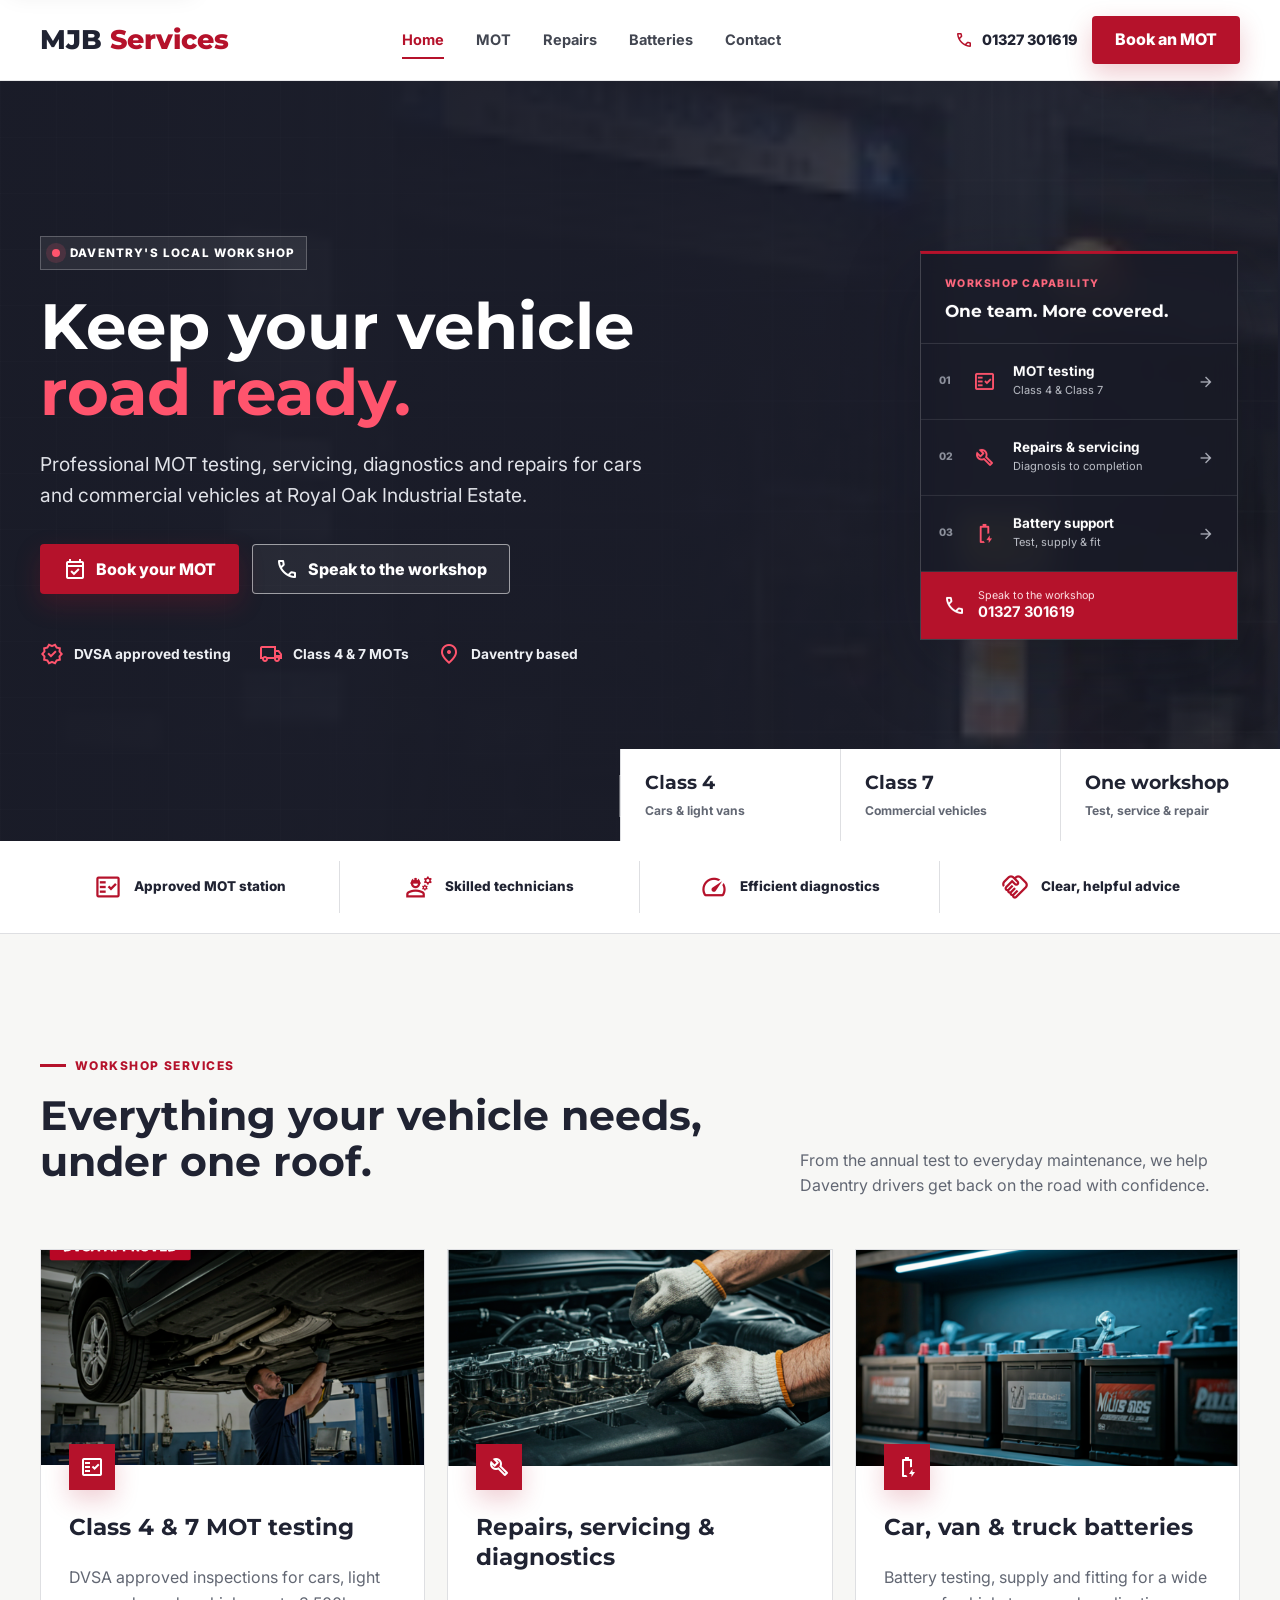
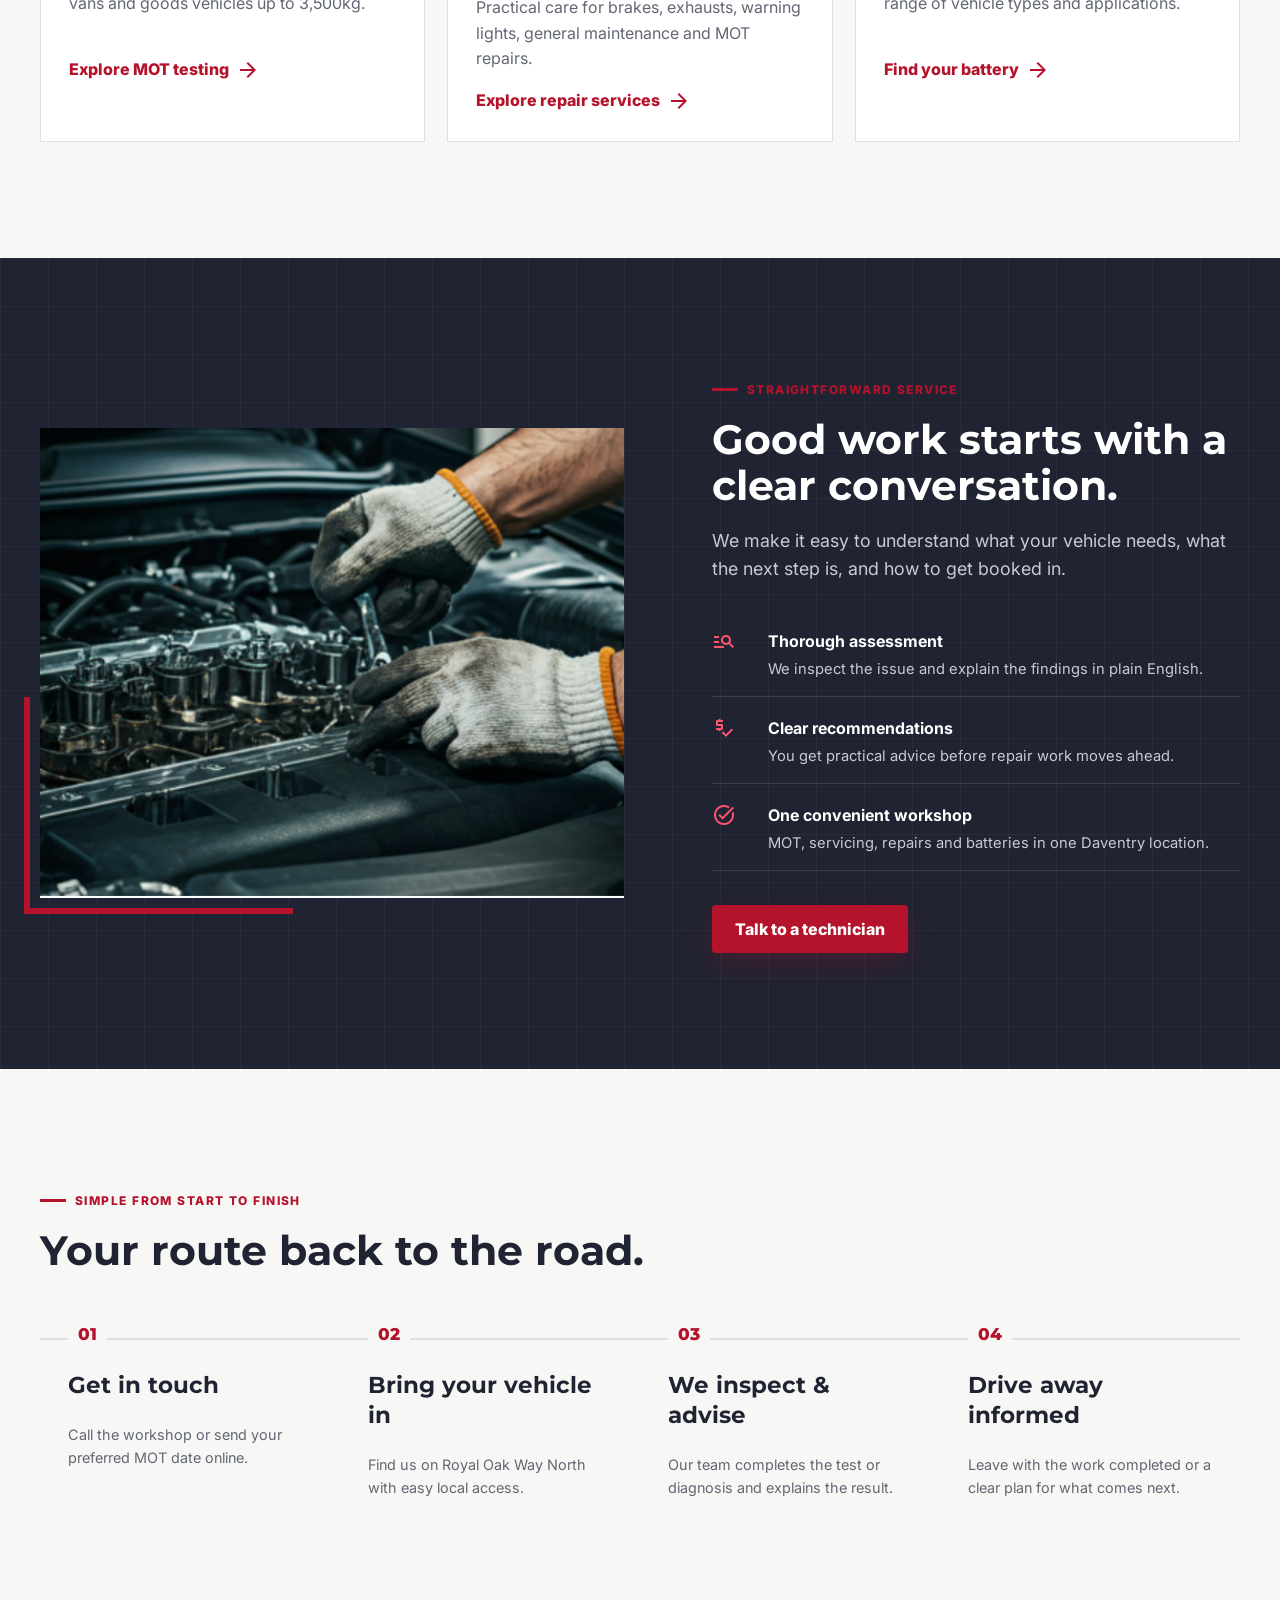
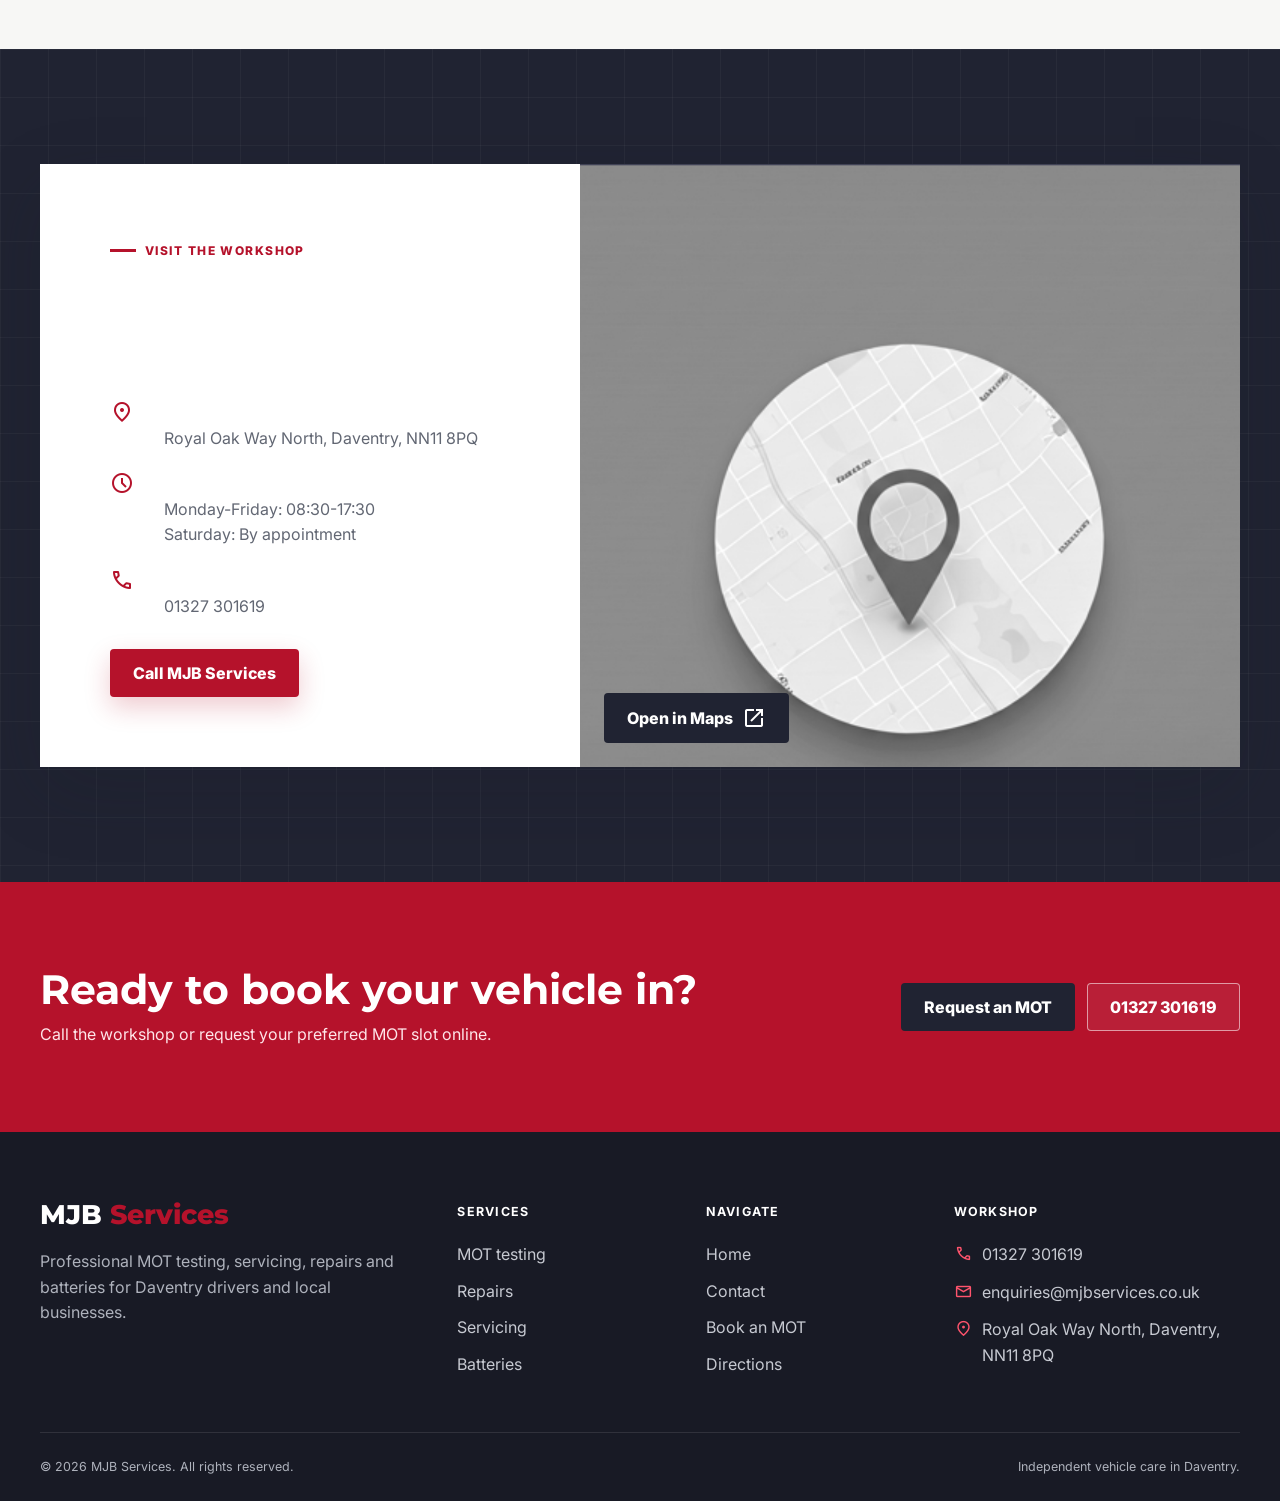
<file: index.html>
<!doctype html>
<html lang="en">
<head>
  <meta charset="utf-8">
  <meta name="viewport" content="width=device-width, initial-scale=1">
  <meta name="theme-color" content="#202332">
  <meta name="description" content="Professional MOT testing, servicing, repairs and vehicle batteries from MJB Services in Daventry.">
  <title>MJB Services | MOT &amp; Vehicle Repairs Daventry</title>
  <link rel="icon" href="assets/favicon.svg" type="image/svg+xml">
  <link rel="preconnect" href="https://fonts.googleapis.com">
  <link rel="preconnect" href="https://fonts.gstatic.com" crossorigin>
  <link href="https://fonts.googleapis.com/css2?family=Inter:wght@400;600;700;800&amp;family=Montserrat:wght@700;800&amp;display=swap" rel="stylesheet">
  <link href="https://fonts.googleapis.com/css2?family=Material+Symbols+Outlined:wght@400;600&amp;display=swap" rel="stylesheet">
  <link rel="stylesheet" href="styles.css?v=4">
  <script src="script.js?v=2" defer></script>
</head>
<body class="home-page">
  <a class="skip-link" href="#main">Skip to main content</a>
  <header class="site-header">
    <div class="container nav-wrap">
      <a class="brand" href="index.html" aria-label="MJB Services home">MJB <span>Services</span></a>
      <nav class="desktop-nav" aria-label="Main navigation">
        <a href="index.html" aria-current="page">Home</a>
        <a href="mot.html">MOT</a>
        <a href="repairs.html">Repairs</a>
        <a href="batteries.html">Batteries</a>
        <a href="#contact">Contact</a>
      </nav>
      <div class="nav-actions">
        <a class="phone-link" href="tel:01327301619"><span class="material-symbols-outlined">call</span>01327 301619</a>
        <a class="btn btn-primary" href="mot.html#booking">Book an MOT</a>
        <button class="menu-toggle" type="button" aria-label="Open navigation" aria-expanded="false" data-menu-toggle><span class="material-symbols-outlined">menu</span></button>
      </div>
    </div>
  </header>
  <div class="mobile-menu" data-mobile-menu>
    <nav aria-label="Mobile navigation">
      <a href="index.html">Home</a><a href="mot.html">MOT testing</a><a href="repairs.html">Repairs &amp; servicing</a><a href="batteries.html">Batteries</a><a href="#contact">Contact</a>
    </nav>
    <div class="mobile-contact"><a class="btn btn-primary" href="mot.html#booking">Book an MOT</a><a class="btn btn-outline" href="tel:01327301619">Call 01327 301619</a></div>
  </div>

  <main id="main">
    <section class="hero">
      <div class="hero-media"><img src="assets/home-hero.png" alt="MJB Services workshop in Daventry"></div>
      <div class="hero-tech-grid" aria-hidden="true"></div>
      <div class="hero-scan" aria-hidden="true"></div>
      <div class="container">
        <div class="hero-content">
          <div class="hero-tag"><i></i>Daventry's local workshop</div>
          <h1><span class="hero-line">Keep your vehicle</span><span class="hero-line hero-line-accent">road ready.</span></h1>
          <p>Professional MOT testing, servicing, diagnostics and repairs for cars and commercial vehicles at Royal Oak Industrial Estate.</p>
          <div class="hero-actions">
            <a class="btn btn-primary" href="mot.html#booking"><span class="material-symbols-outlined">event_available</span>Book your MOT</a>
            <a class="btn btn-light" href="tel:01327301619"><span class="material-symbols-outlined">call</span>Speak to the workshop</a>
          </div>
          <div class="hero-proof">
            <div class="proof-item"><span class="material-symbols-outlined">verified</span>DVSA approved testing</div>
            <div class="proof-item"><span class="material-symbols-outlined">local_shipping</span>Class 4 &amp; 7 MOTs</div>
            <div class="proof-item"><span class="material-symbols-outlined">location_on</span>Daventry based</div>
          </div>
        </div>
      </div>
      <aside class="hero-capabilities" aria-label="Workshop capabilities">
        <div class="capability-heading"><span>Workshop capability</span><strong>One team. More covered.</strong></div>
        <a class="capability-row" href="mot.html"><span class="capability-number">01</span><span class="material-symbols-outlined">fact_check</span><span><strong>MOT testing</strong><small>Class 4 &amp; Class 7</small></span><span class="material-symbols-outlined capability-arrow">arrow_forward</span></a>
        <a class="capability-row" href="repairs.html"><span class="capability-number">02</span><span class="material-symbols-outlined">build</span><span><strong>Repairs &amp; servicing</strong><small>Diagnosis to completion</small></span><span class="material-symbols-outlined capability-arrow">arrow_forward</span></a>
        <a class="capability-row" href="batteries.html"><span class="capability-number">03</span><span class="material-symbols-outlined">battery_charging_full</span><span><strong>Battery support</strong><small>Test, supply &amp; fit</small></span><span class="material-symbols-outlined capability-arrow">arrow_forward</span></a>
        <a class="capability-call" href="tel:01327301619"><span class="material-symbols-outlined">call</span><span><small>Speak to the workshop</small><strong>01327 301619</strong></span></a>
      </aside>
      <div class="hero-rail" aria-label="Workshop highlights">
        <div><strong>Class 4</strong><span>Cars &amp; light vans</span></div>
        <div><strong>Class 7</strong><span>Commercial vehicles</span></div>
        <div><strong>One workshop</strong><span>Test, service &amp; repair</span></div>
      </div>
      <a class="scroll-cue" href="#services" aria-label="Explore workshop services"><span class="material-symbols-outlined">south</span></a>
    </section>

    <section class="trust-strip" aria-label="Service assurances">
      <div class="container trust-grid">
        <div class="trust-item"><span class="material-symbols-outlined">fact_check</span><span>Approved MOT station</span></div>
        <div class="trust-item"><span class="material-symbols-outlined">engineering</span><span>Skilled technicians</span></div>
        <div class="trust-item"><span class="material-symbols-outlined">speed</span><span>Efficient diagnostics</span></div>
        <div class="trust-item"><span class="material-symbols-outlined">handshake</span><span>Clear, helpful advice</span></div>
      </div>
    </section>

    <section class="section" id="services">
      <div class="container">
        <div class="section-head reveal">
          <div><span class="eyebrow">Workshop services</span><h2>Everything your vehicle needs, under one roof.</h2></div>
          <p>From the annual test to everyday maintenance, we help Daventry drivers get back on the road with confidence.</p>
        </div>
        <div class="cards-3">
          <article class="service-card reveal">
            <div class="service-card-media"><img src="assets/home-mot-testing.png" alt="Vehicle undergoing an MOT inspection"></div>
            <div class="service-card-body"><div class="service-card-icon"><span class="material-symbols-outlined">fact_check</span></div><h3>Class 4 &amp; 7 MOT testing</h3><p>DVSA approved inspections for cars, light vans and goods vehicles up to 3,500kg.</p><a class="text-link" href="mot.html">Explore MOT testing <span class="material-symbols-outlined">arrow_forward</span></a></div>
          </article>
          <article class="service-card reveal" id="repairs">
            <div class="service-card-media"><img src="assets/home-repairs.png" alt="Technician carrying out a vehicle repair"></div>
            <div class="service-card-body"><div class="service-card-icon"><span class="material-symbols-outlined">build</span></div><h3>Repairs, servicing &amp; diagnostics</h3><p>Practical care for brakes, exhausts, warning lights, general maintenance and MOT repairs.</p><a class="text-link" href="repairs.html">Explore repair services <span class="material-symbols-outlined">arrow_forward</span></a></div>
          </article>
          <article class="service-card reveal">
            <div class="service-card-media"><img src="assets/home-batteries.png" alt="Selection of vehicle batteries"></div>
            <div class="service-card-body"><div class="service-card-icon"><span class="material-symbols-outlined">battery_charging_full</span></div><h3>Car, van &amp; truck batteries</h3><p>Battery testing, supply and fitting for a wide range of vehicle types and applications.</p><a class="text-link" href="batteries.html">Find your battery <span class="material-symbols-outlined">arrow_forward</span></a></div>
          </article>
        </div>
      </div>
    </section>

    <section class="section dark-band">
      <div class="container split">
        <div class="image-frame reveal"><img src="assets/home-repairs.png" alt="MJB Services technician working in the garage"></div>
        <div class="reveal">
          <span class="eyebrow">Straightforward service</span>
          <h2>Good work starts with a clear conversation.</h2>
          <p class="lead">We make it easy to understand what your vehicle needs, what the next step is, and how to get booked in.</p>
          <div class="feature-list">
            <div class="feature"><span class="material-symbols-outlined">manage_search</span><div><strong>Thorough assessment</strong><p>We inspect the issue and explain the findings in plain English.</p></div></div>
            <div class="feature"><span class="material-symbols-outlined">price_check</span><div><strong>Clear recommendations</strong><p>You get practical advice before repair work moves ahead.</p></div></div>
            <div class="feature"><span class="material-symbols-outlined">task_alt</span><div><strong>One convenient workshop</strong><p>MOT, servicing, repairs and batteries in one Daventry location.</p></div></div>
          </div>
          <a class="btn btn-primary" href="tel:01327301619">Talk to a technician</a>
        </div>
      </div>
    </section>

    <section class="section">
      <div class="container">
        <div class="section-head reveal"><div><span class="eyebrow">Simple from start to finish</span><h2>Your route back to the road.</h2></div></div>
        <div class="steps">
          <article class="step reveal"><h3>Get in touch</h3><p>Call the workshop or send your preferred MOT date online.</p></article>
          <article class="step reveal"><h3>Bring your vehicle in</h3><p>Find us on Royal Oak Way North with easy local access.</p></article>
          <article class="step reveal"><h3>We inspect &amp; advise</h3><p>Our team completes the test or diagnosis and explains the result.</p></article>
          <article class="step reveal"><h3>Drive away informed</h3><p>Leave with the work completed or a clear plan for what comes next.</p></article>
        </div>
      </div>
    </section>

    <section class="section dark-band" id="contact">
      <div class="container contact-band reveal">
        <div class="contact-copy">
          <span class="eyebrow">Visit the workshop</span><h2>Local vehicle care in Daventry.</h2>
          <div class="contact-details">
            <div class="contact-row"><span class="material-symbols-outlined">location_on</span><div><strong>Royal Oak Industrial Estate</strong><p>Royal Oak Way North, Daventry, NN11 8PQ</p></div></div>
            <div class="contact-row"><span class="material-symbols-outlined">schedule</span><div><strong>Opening hours</strong><p>Monday-Friday: 08:30-17:30<br>Saturday: By appointment</p></div></div>
            <div class="contact-row"><span class="material-symbols-outlined">call</span><div><strong>Call the team</strong><a href="tel:01327301619">01327 301619</a></div></div>
          </div>
          <a class="btn btn-primary" href="tel:01327301619">Call MJB Services</a>
        </div>
        <div class="map-wrap"><img src="assets/home-map.png" alt="Map showing MJB Services on Royal Oak Way North in Daventry"><a class="btn btn-dark map-action" href="https://maps.google.com/?q=Royal+Oak+Way+North+Daventry+NN11+8PQ" target="_blank" rel="noopener">Open in Maps <span class="material-symbols-outlined">open_in_new</span></a></div>
      </div>
    </section>

    <section class="cta-band"><div class="container cta-inner"><div><h2>Ready to book your vehicle in?</h2><p>Call the workshop or request your preferred MOT slot online.</p></div><div class="cta-actions"><a class="btn btn-dark" href="mot.html#booking">Request an MOT</a><a class="btn btn-light" href="tel:01327301619">01327 301619</a></div></div></section>
  </main>

  <footer class="site-footer">
    <div class="container footer-grid">
      <div><a class="brand" href="index.html">MJB <span>Services</span></a><p>Professional MOT testing, servicing, repairs and batteries for Daventry drivers and local businesses.</p></div>
      <div><h4>Services</h4><div class="footer-links"><a href="mot.html">MOT testing</a><a href="repairs.html">Repairs</a><a href="repairs.html">Servicing</a><a href="batteries.html">Batteries</a></div></div>
      <div><h4>Navigate</h4><div class="footer-links"><a href="index.html">Home</a><a href="#contact">Contact</a><a href="mot.html#booking">Book an MOT</a><a href="https://maps.google.com/?q=Royal+Oak+Way+North+Daventry+NN11+8PQ" target="_blank" rel="noopener">Directions</a></div></div>
      <div><h4>Workshop</h4><div class="footer-contact"><a href="tel:01327301619"><span class="material-symbols-outlined">call</span>01327 301619</a><a href="mailto:enquiries@mjbservices.co.uk"><span class="material-symbols-outlined">mail</span>enquiries@mjbservices.co.uk</a><span><span class="material-symbols-outlined">location_on</span>Royal Oak Way North, Daventry, NN11 8PQ</span></div></div>
    </div>
    <div class="container footer-bottom"><p>&copy; <span data-year></span> MJB Services. All rights reserved.</p><p>Independent vehicle care in Daventry.</p></div>
  </footer>
  <div class="mobile-bar"><a class="btn btn-outline" href="tel:01327301619"><span class="material-symbols-outlined">call</span>Call</a><a class="btn btn-primary" href="mot.html#booking">Book an MOT</a></div>
</body>
</html>
</file>
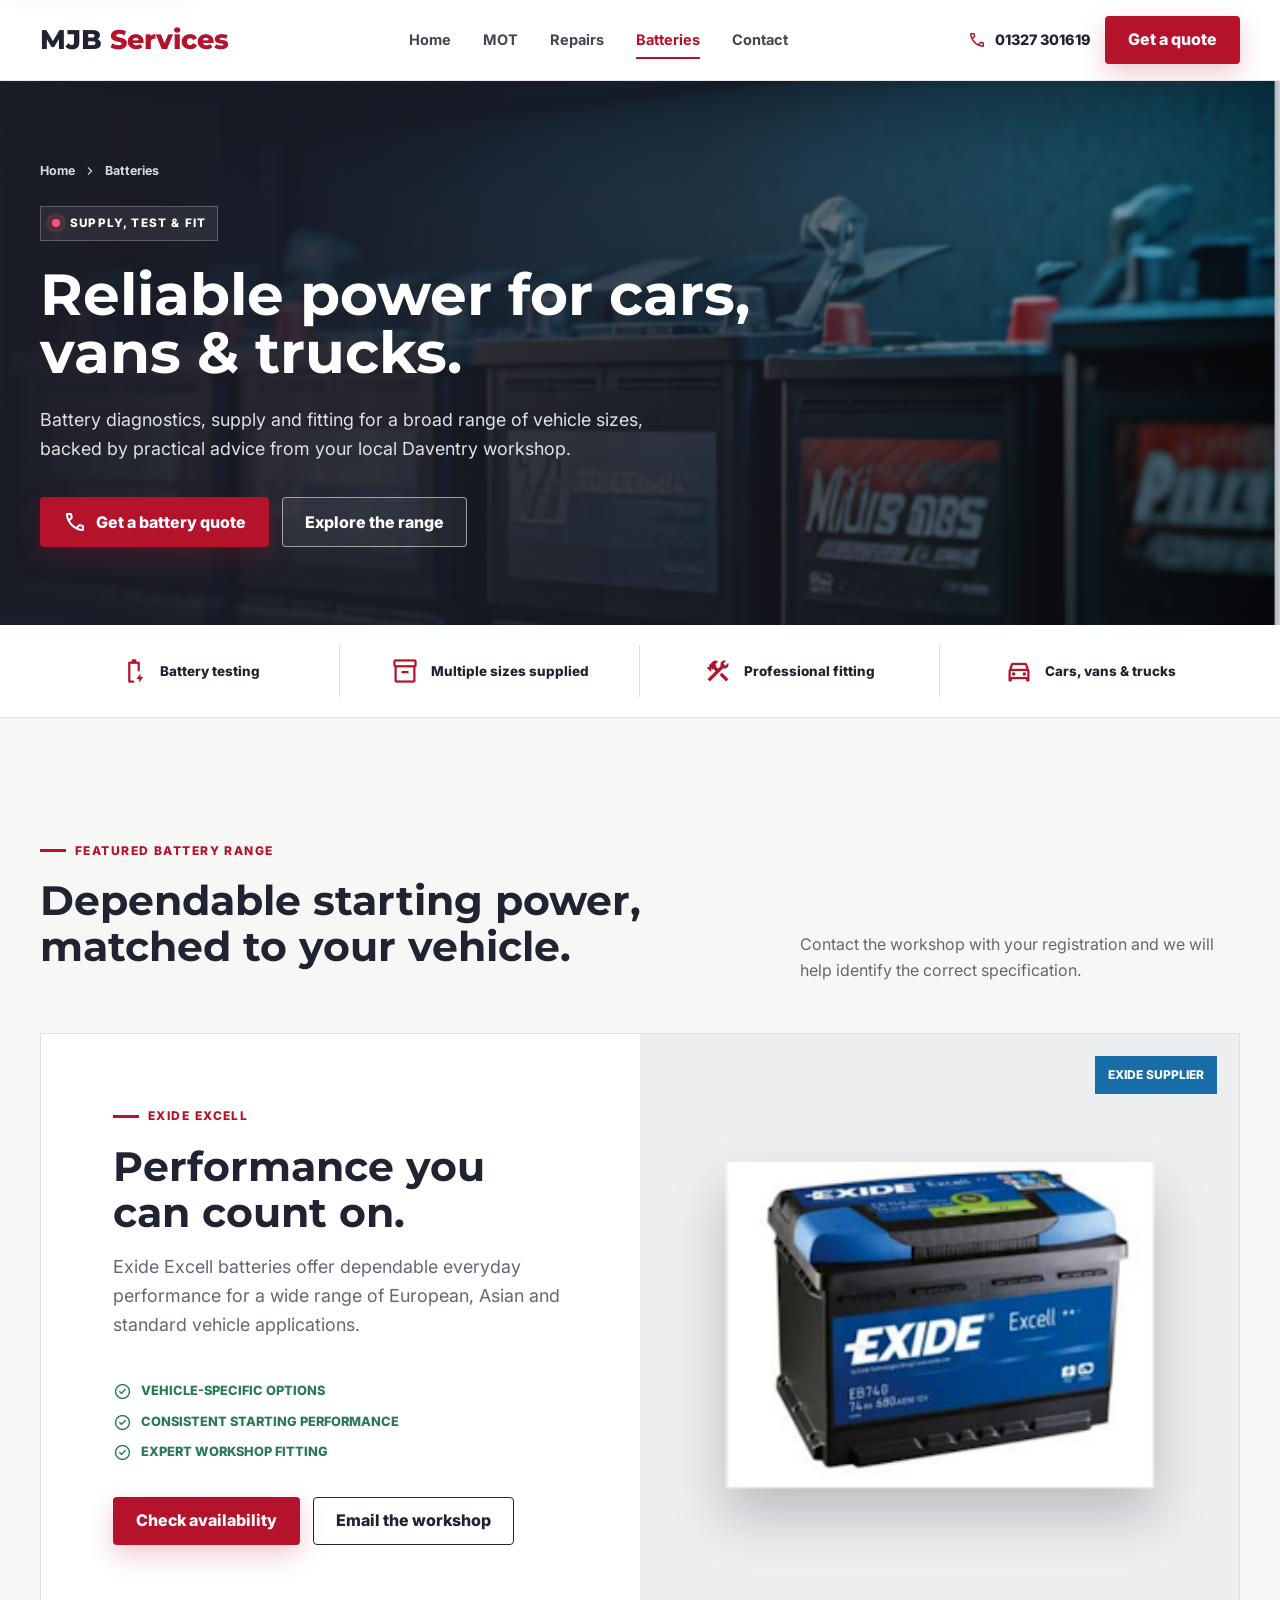
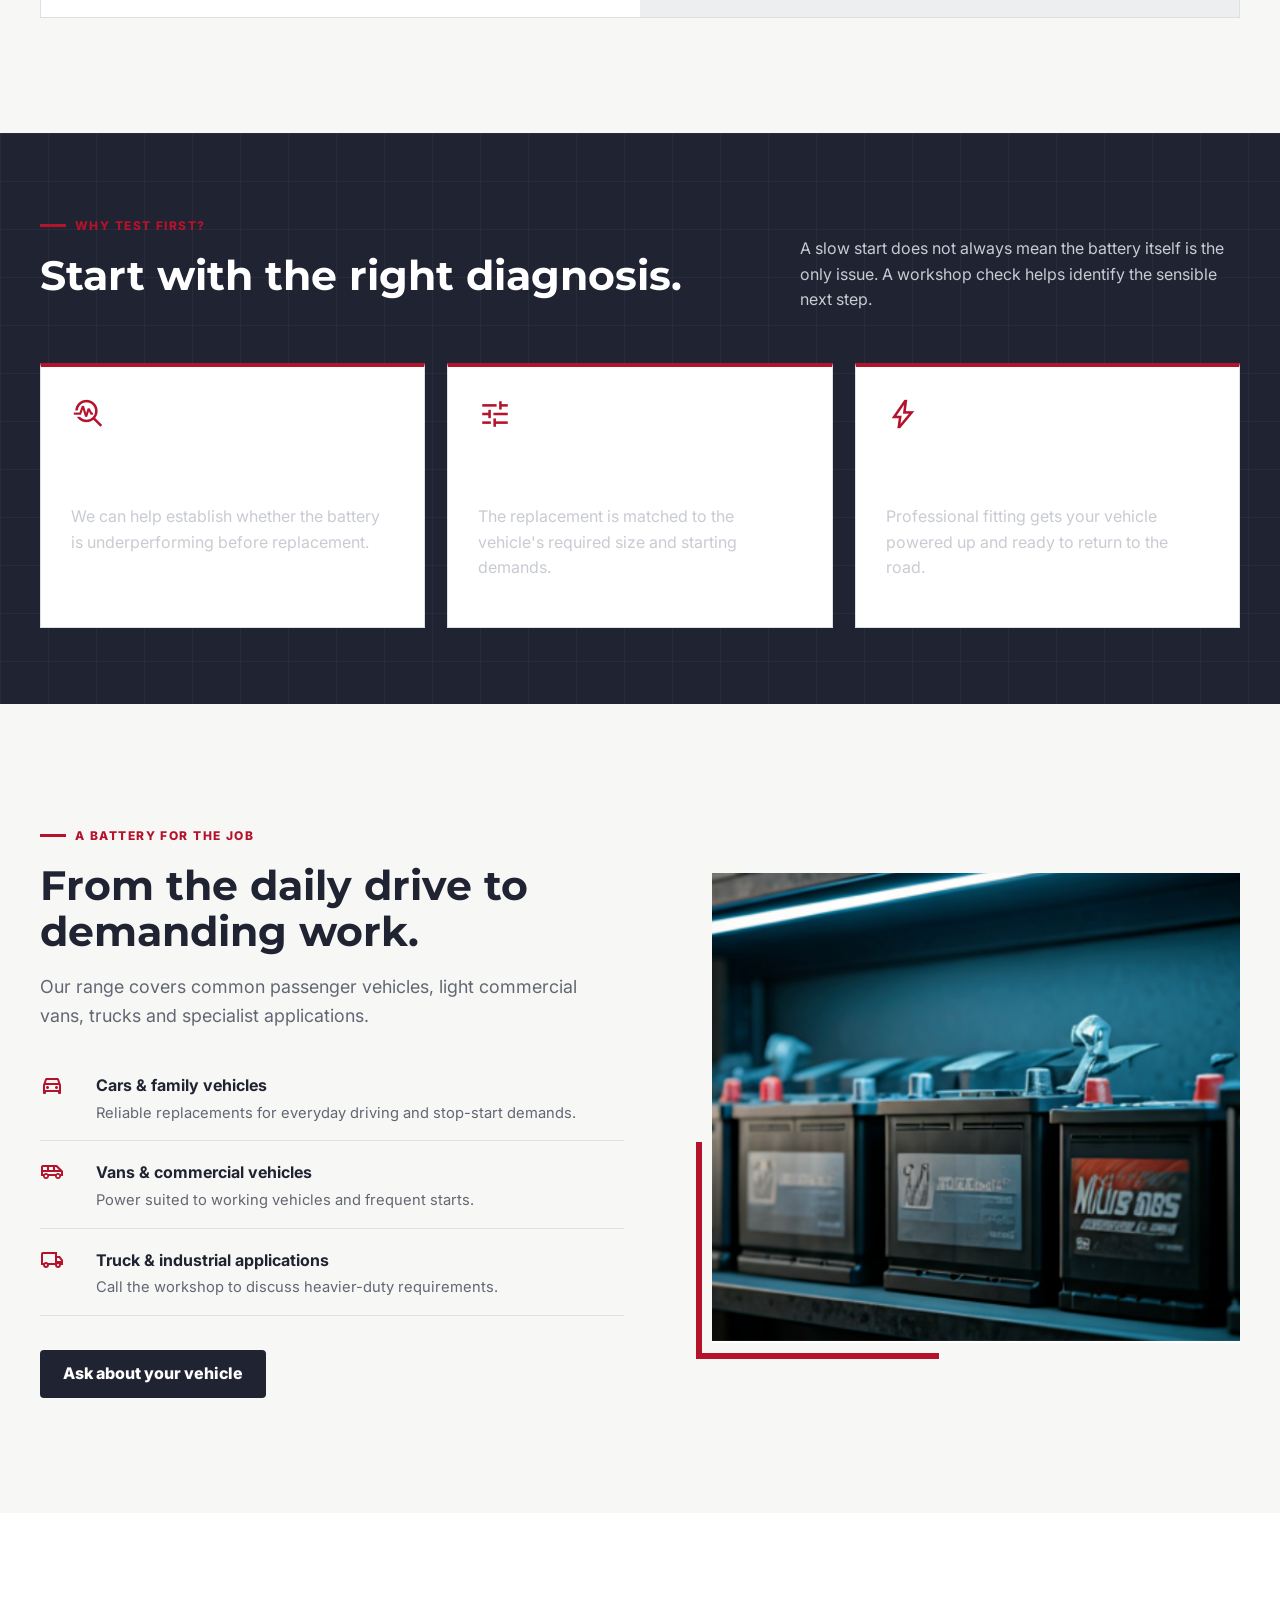
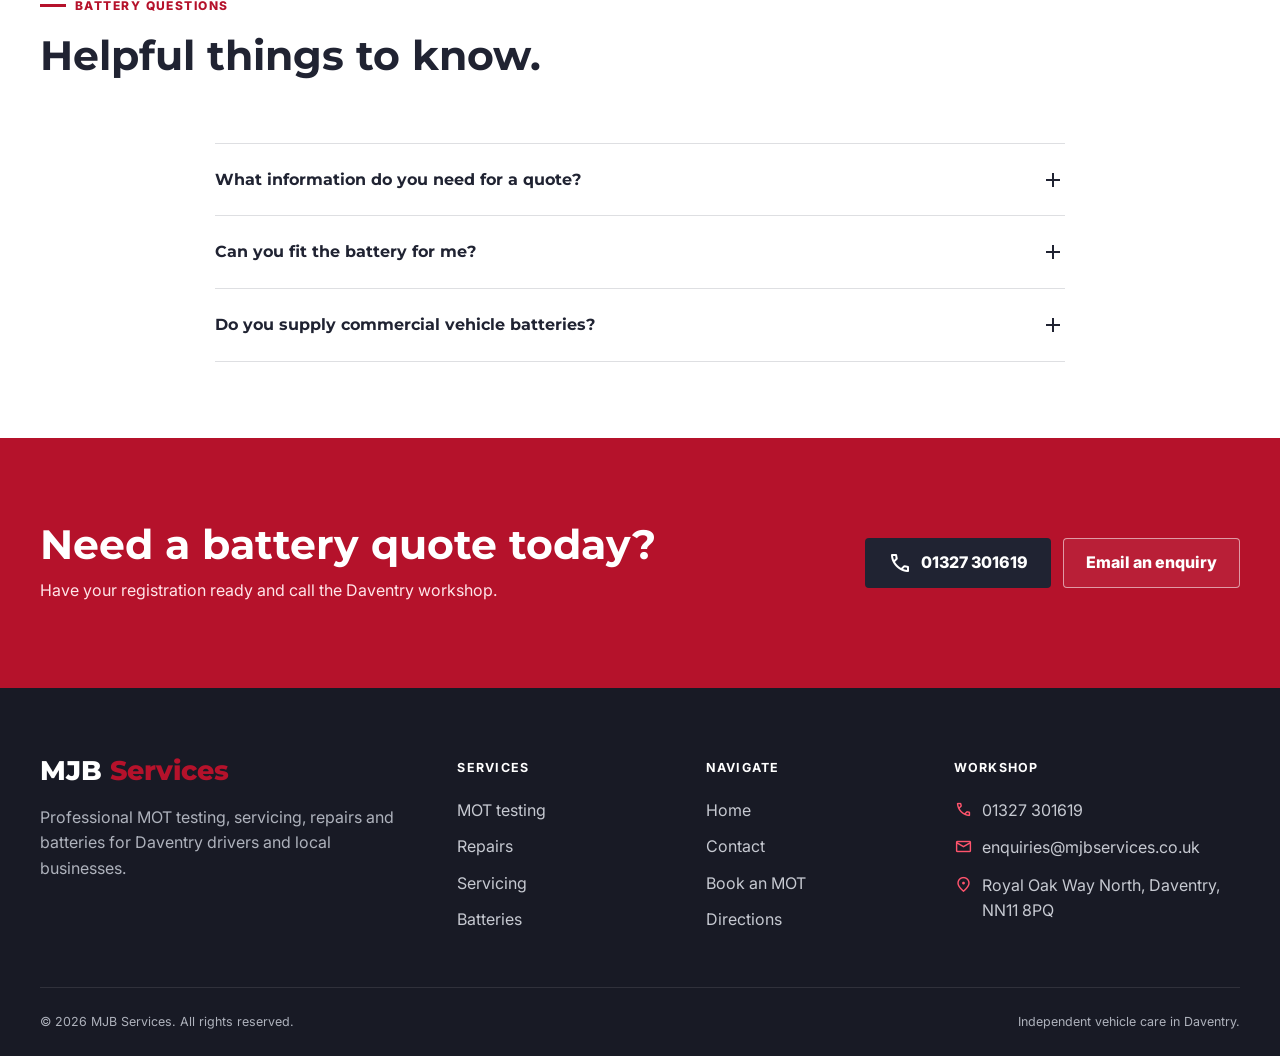
<file: batteries.html>
<!doctype html>
<html lang="en">
<head>
  <meta charset="utf-8"><meta name="viewport" content="width=device-width, initial-scale=1"><meta name="theme-color" content="#202332">
  <meta name="description" content="Vehicle battery testing, supply and fitting for cars, vans and trucks at MJB Services in Daventry.">
  <title>Car, Van &amp; Truck Batteries Daventry | MJB Services</title>
  <link rel="icon" href="assets/favicon.svg" type="image/svg+xml">
  <link rel="preconnect" href="https://fonts.googleapis.com"><link rel="preconnect" href="https://fonts.gstatic.com" crossorigin>
  <link href="https://fonts.googleapis.com/css2?family=Inter:wght@400;600;700;800&amp;family=Montserrat:wght@700;800&amp;display=swap" rel="stylesheet">
  <link href="https://fonts.googleapis.com/css2?family=Material+Symbols+Outlined:wght@400;600&amp;display=swap" rel="stylesheet">
  <link rel="stylesheet" href="styles.css?v=4"><script src="script.js?v=2" defer></script>
</head>
<body>
  <a class="skip-link" href="#main">Skip to main content</a>
  <header class="site-header"><div class="container nav-wrap"><a class="brand" href="index.html" aria-label="MJB Services home">MJB <span>Services</span></a><nav class="desktop-nav" aria-label="Main navigation"><a href="index.html">Home</a><a href="mot.html">MOT</a><a href="repairs.html">Repairs</a><a href="batteries.html" aria-current="page">Batteries</a><a href="index.html#contact">Contact</a></nav><div class="nav-actions"><a class="phone-link" href="tel:01327301619"><span class="material-symbols-outlined">call</span>01327 301619</a><a class="btn btn-primary" href="tel:01327301619">Get a quote</a><button class="menu-toggle" type="button" aria-label="Open navigation" aria-expanded="false" data-menu-toggle><span class="material-symbols-outlined">menu</span></button></div></div></header>
  <div class="mobile-menu" data-mobile-menu><nav aria-label="Mobile navigation"><a href="index.html">Home</a><a href="mot.html">MOT testing</a><a href="repairs.html">Repairs &amp; servicing</a><a href="batteries.html">Batteries</a><a href="index.html#contact">Contact</a></nav><div class="mobile-contact"><a class="btn btn-primary" href="tel:01327301619">Get a battery quote</a><a class="btn btn-outline" href="mot.html#booking">Book an MOT</a></div></div>

  <main id="main">
    <section class="page-hero"><img src="assets/home-batteries.png" alt="Vehicle batteries supplied by MJB Services"><div class="container"><div class="page-hero-copy"><nav class="breadcrumbs" aria-label="Breadcrumb"><a href="index.html">Home</a><span class="material-symbols-outlined">chevron_right</span><span>Batteries</span></nav><div class="hero-tag"><i></i>Supply, test &amp; fit</div><h1>Reliable power for cars, vans &amp; trucks.</h1><p>Battery diagnostics, supply and fitting for a broad range of vehicle sizes, backed by practical advice from your local Daventry workshop.</p><div class="hero-actions"><a class="btn btn-primary" href="tel:01327301619"><span class="material-symbols-outlined">call</span>Get a battery quote</a><a class="btn btn-light" href="#battery-options">Explore the range</a></div></div></div></section>
    <section class="trust-strip"><div class="container trust-grid"><div class="trust-item"><span class="material-symbols-outlined">battery_charging_full</span><span>Battery testing</span></div><div class="trust-item"><span class="material-symbols-outlined">inventory_2</span><span>Multiple sizes supplied</span></div><div class="trust-item"><span class="material-symbols-outlined">construction</span><span>Professional fitting</span></div><div class="trust-item"><span class="material-symbols-outlined">directions_car</span><span>Cars, vans &amp; trucks</span></div></div></section>

    <section class="section" id="battery-options"><div class="container"><div class="section-head reveal"><div><span class="eyebrow">Featured battery range</span><h2>Dependable starting power, matched to your vehicle.</h2></div><p>Contact the workshop with your registration and we will help identify the correct specification.</p></div><div class="product-showcase reveal"><div class="product-copy"><span class="eyebrow">Exide Excell</span><h2>Performance you can count on.</h2><p class="lead">Exide Excell batteries offer dependable everyday performance for a wide range of European, Asian and standard vehicle applications.</p><ul class="checks"><li><span class="material-symbols-outlined">check_circle</span>Vehicle-specific options</li><li><span class="material-symbols-outlined">check_circle</span>Consistent starting performance</li><li><span class="material-symbols-outlined">check_circle</span>Expert workshop fitting</li></ul><div class="hero-actions"><a class="btn btn-primary" href="tel:01327301619">Check availability</a><a class="btn btn-outline" href="mailto:enquiries@mjbservices.co.uk?subject=Battery%20quote">Email the workshop</a></div></div><div class="product-visual"><span class="product-badge">EXIDE SUPPLIER</span><img src="assets/exide-battery.png" alt="Exide Excell vehicle battery"></div></div></div></section>

    <section class="section-sm dark-band"><div class="container"><div class="section-head reveal"><div><span class="eyebrow">Why test first?</span><h2>Start with the right diagnosis.</h2></div><p>A slow start does not always mean the battery itself is the only issue. A workshop check helps identify the sensible next step.</p></div><div class="benefit-grid"><article class="benefit reveal"><span class="material-symbols-outlined">troubleshoot</span><h3>Battery assessment</h3><p>We can help establish whether the battery is underperforming before replacement.</p></article><article class="benefit reveal"><span class="material-symbols-outlined">tune</span><h3>Correct specification</h3><p>The replacement is matched to the vehicle's required size and starting demands.</p></article><article class="benefit reveal"><span class="material-symbols-outlined">bolt</span><h3>Efficient fitting</h3><p>Professional fitting gets your vehicle powered up and ready to return to the road.</p></article></div></div></section>

    <section class="section"><div class="container split"><div class="reveal"><span class="eyebrow">A battery for the job</span><h2>From the daily drive to demanding work.</h2><p class="lead">Our range covers common passenger vehicles, light commercial vans, trucks and specialist applications.</p><div class="feature-list" style="margin-top:28px"><div class="feature" style="border-color:var(--line)"><span class="material-symbols-outlined" style="color:var(--red)">directions_car</span><div><strong>Cars &amp; family vehicles</strong><p style="color:var(--muted)">Reliable replacements for everyday driving and stop-start demands.</p></div></div><div class="feature" style="border-color:var(--line)"><span class="material-symbols-outlined" style="color:var(--red)">airport_shuttle</span><div><strong>Vans &amp; commercial vehicles</strong><p style="color:var(--muted)">Power suited to working vehicles and frequent starts.</p></div></div><div class="feature" style="border-color:var(--line)"><span class="material-symbols-outlined" style="color:var(--red)">local_shipping</span><div><strong>Truck &amp; industrial applications</strong><p style="color:var(--muted)">Call the workshop to discuss heavier-duty requirements.</p></div></div></div><a class="btn btn-dark" href="tel:01327301619">Ask about your vehicle</a></div><div class="image-frame reveal"><img src="assets/home-batteries.png" alt="Battery services for cars vans and trucks"></div></div></section>

    <section class="section-sm" style="background:var(--white)"><div class="container"><div class="section-head reveal"><div><span class="eyebrow">Battery questions</span><h2>Helpful things to know.</h2></div></div><div class="faq-list reveal"><div class="faq-item"><button class="faq-button" type="button" aria-expanded="false" aria-controls="battery-faq-1" data-faq-button><span>What information do you need for a quote?</span><span class="material-symbols-outlined">add</span></button><div class="faq-panel" id="battery-faq-1"><p>Your vehicle registration is the best place to start. It helps the workshop identify the correct battery specification and check availability.</p></div></div><div class="faq-item"><button class="faq-button" type="button" aria-expanded="false" aria-controls="battery-faq-2" data-faq-button><span>Can you fit the battery for me?</span><span class="material-symbols-outlined">add</span></button><div class="faq-panel" id="battery-faq-2"><p>Yes. MJB Services offers professional battery fitting at the Daventry workshop.</p></div></div><div class="faq-item"><button class="faq-button" type="button" aria-expanded="false" aria-controls="battery-faq-3" data-faq-button><span>Do you supply commercial vehicle batteries?</span><span class="material-symbols-outlined">add</span></button><div class="faq-panel" id="battery-faq-3"><p>The range includes options for vans, trucks and industrial applications. Call with the vehicle details to discuss the right option.</p></div></div></div></div></section>
    <section class="cta-band"><div class="container cta-inner"><div><h2>Need a battery quote today?</h2><p>Have your registration ready and call the Daventry workshop.</p></div><div class="cta-actions"><a class="btn btn-dark" href="tel:01327301619"><span class="material-symbols-outlined">call</span>01327 301619</a><a class="btn btn-light" href="mailto:enquiries@mjbservices.co.uk?subject=Battery%20quote">Email an enquiry</a></div></div></section>
  </main>

  <footer class="site-footer"><div class="container footer-grid"><div><a class="brand" href="index.html">MJB <span>Services</span></a><p>Professional MOT testing, servicing, repairs and batteries for Daventry drivers and local businesses.</p></div><div><h4>Services</h4><div class="footer-links"><a href="mot.html">MOT testing</a><a href="repairs.html">Repairs</a><a href="repairs.html">Servicing</a><a href="batteries.html">Batteries</a></div></div><div><h4>Navigate</h4><div class="footer-links"><a href="index.html">Home</a><a href="index.html#contact">Contact</a><a href="mot.html#booking">Book an MOT</a><a href="https://maps.google.com/?q=Royal+Oak+Way+North+Daventry+NN11+8PQ" target="_blank" rel="noopener">Directions</a></div></div><div><h4>Workshop</h4><div class="footer-contact"><a href="tel:01327301619"><span class="material-symbols-outlined">call</span>01327 301619</a><a href="mailto:enquiries@mjbservices.co.uk"><span class="material-symbols-outlined">mail</span>enquiries@mjbservices.co.uk</a><span><span class="material-symbols-outlined">location_on</span>Royal Oak Way North, Daventry, NN11 8PQ</span></div></div></div><div class="container footer-bottom"><p>&copy; <span data-year></span> MJB Services. All rights reserved.</p><p>Independent vehicle care in Daventry.</p></div></footer>
  <div class="mobile-bar"><a class="btn btn-outline" href="mot.html#booking">Book MOT</a><a class="btn btn-primary" href="tel:01327301619"><span class="material-symbols-outlined">call</span>Battery quote</a></div>
</body>
</html>
</file>
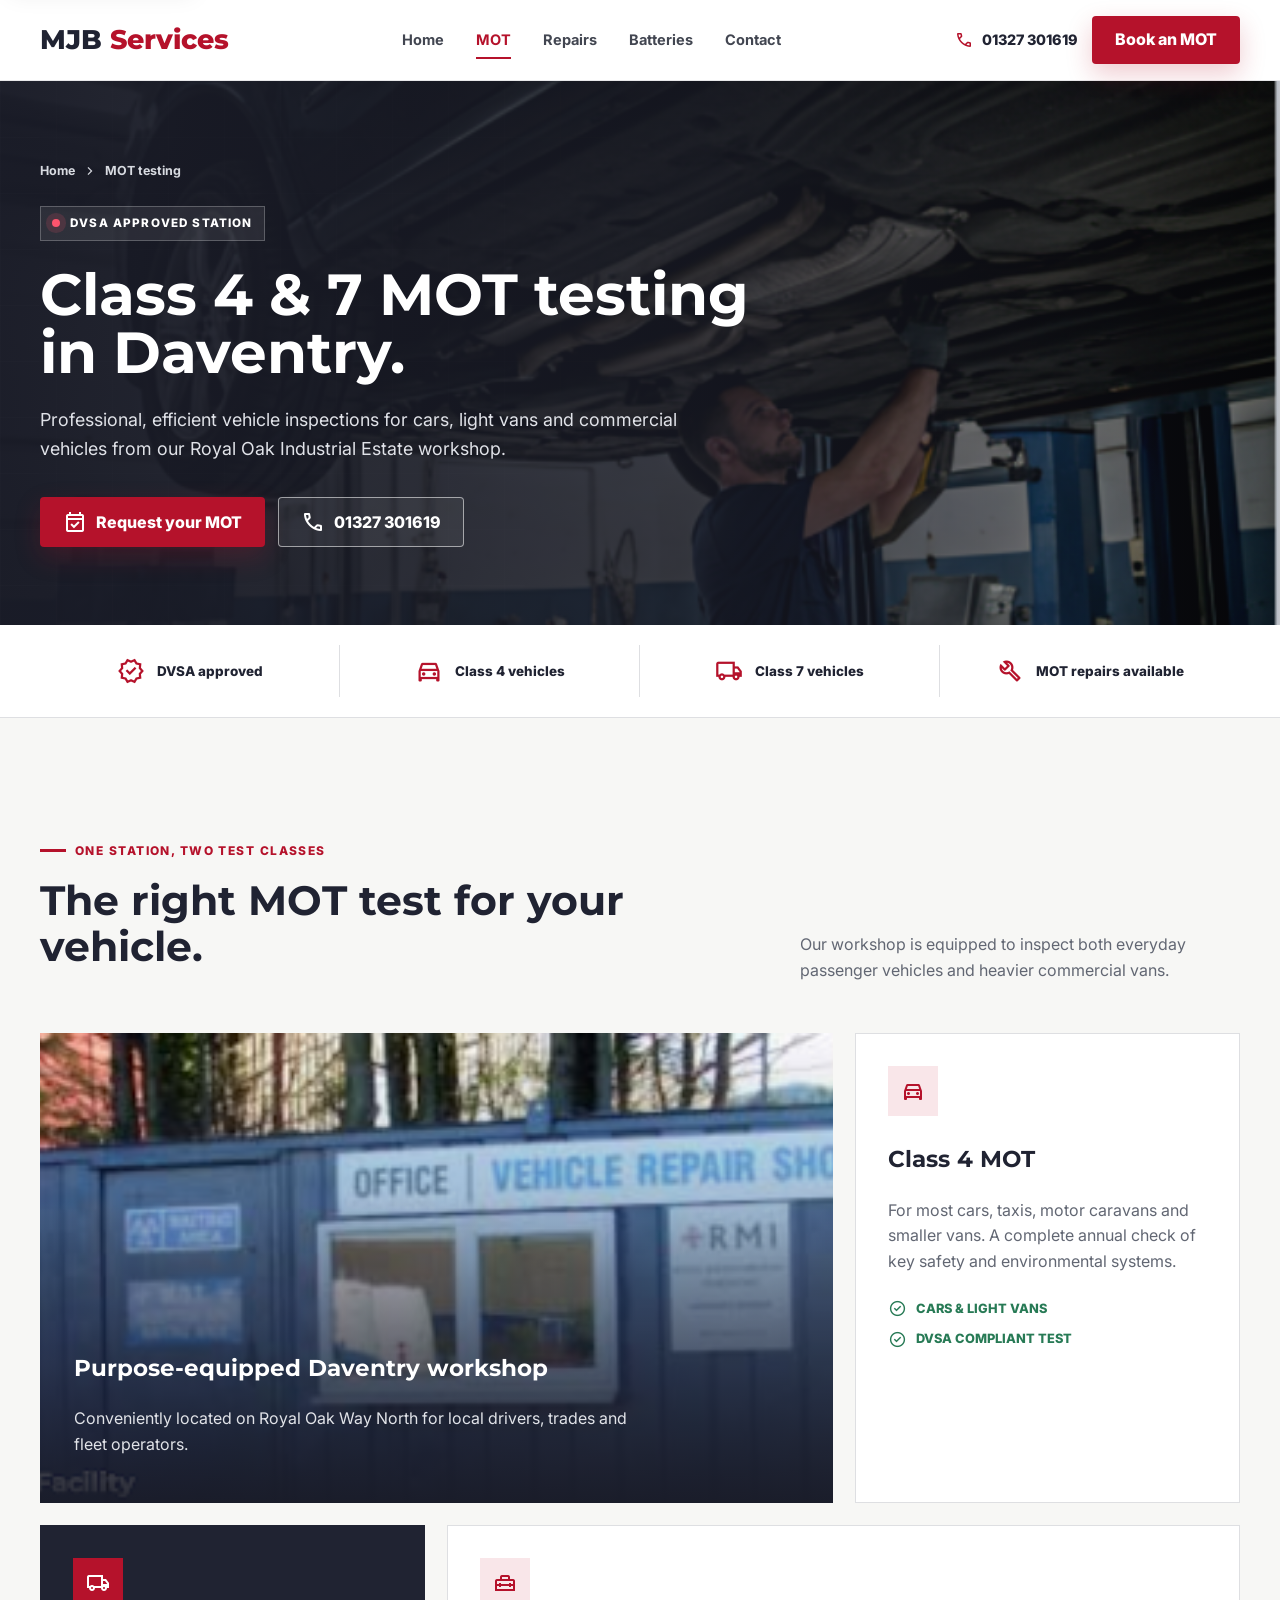
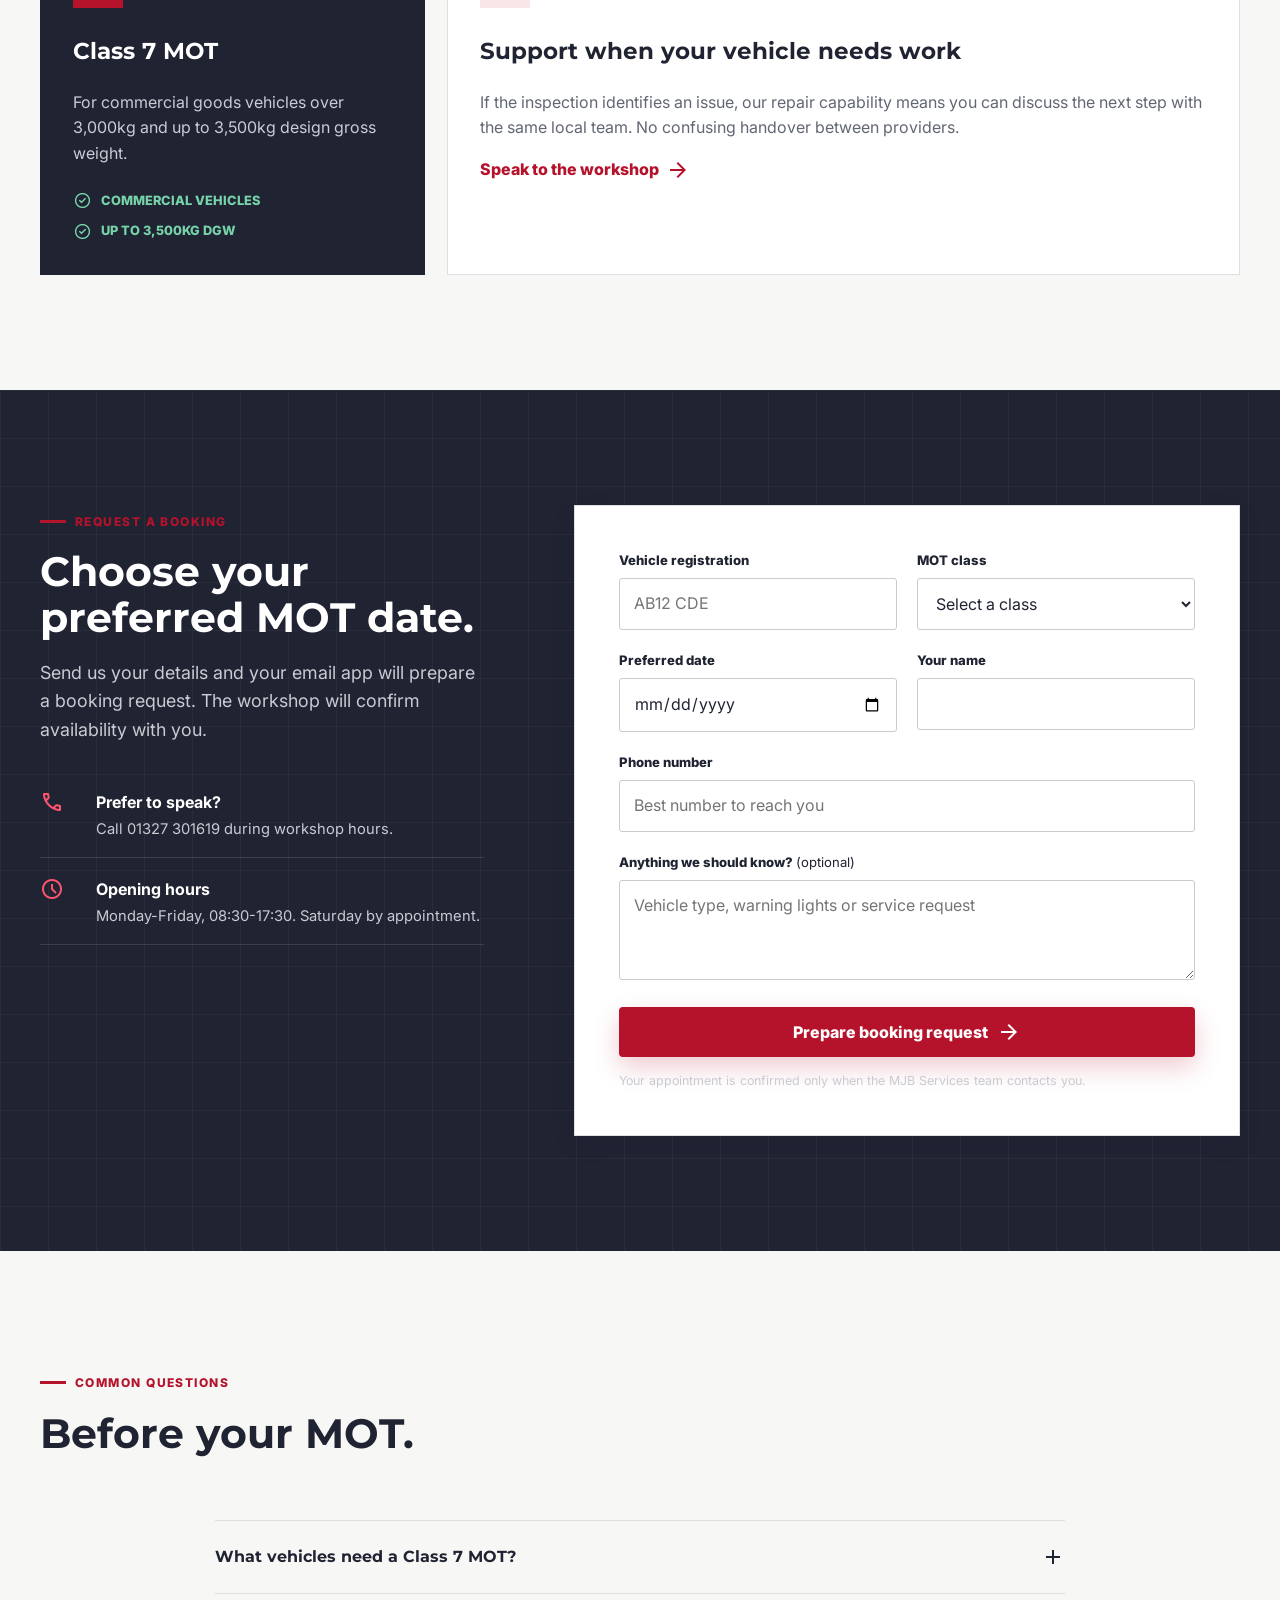
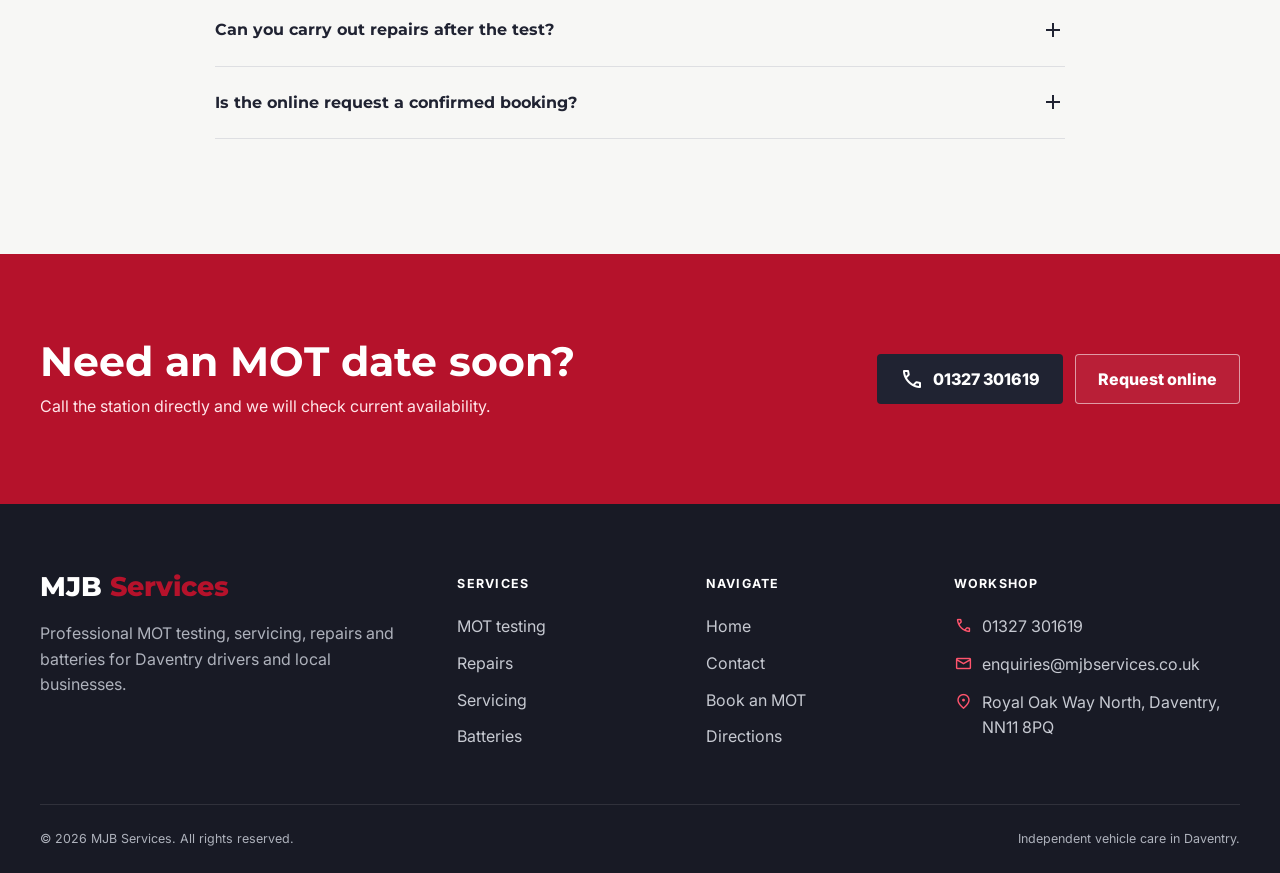
<file: mot.html>
<!doctype html>
<html lang="en">
<head>
  <meta charset="utf-8"><meta name="viewport" content="width=device-width, initial-scale=1"><meta name="theme-color" content="#202332">
  <meta name="description" content="Book Class 4 and Class 7 MOT testing at MJB Services, a DVSA approved MOT station in Daventry.">
  <title>MOT Testing Station Daventry | MJB Services</title>
  <link rel="icon" href="assets/favicon.svg" type="image/svg+xml">
  <link rel="preconnect" href="https://fonts.googleapis.com"><link rel="preconnect" href="https://fonts.gstatic.com" crossorigin>
  <link href="https://fonts.googleapis.com/css2?family=Inter:wght@400;600;700;800&amp;family=Montserrat:wght@700;800&amp;display=swap" rel="stylesheet">
  <link href="https://fonts.googleapis.com/css2?family=Material+Symbols+Outlined:wght@400;600&amp;display=swap" rel="stylesheet">
  <link rel="stylesheet" href="styles.css?v=4"><script src="script.js?v=2" defer></script>
</head>
<body>
  <a class="skip-link" href="#main">Skip to main content</a>
  <header class="site-header"><div class="container nav-wrap">
    <a class="brand" href="index.html" aria-label="MJB Services home">MJB <span>Services</span></a>
    <nav class="desktop-nav" aria-label="Main navigation"><a href="index.html">Home</a><a href="mot.html" aria-current="page">MOT</a><a href="repairs.html">Repairs</a><a href="batteries.html">Batteries</a><a href="index.html#contact">Contact</a></nav>
    <div class="nav-actions"><a class="phone-link" href="tel:01327301619"><span class="material-symbols-outlined">call</span>01327 301619</a><a class="btn btn-primary" href="#booking">Book an MOT</a><button class="menu-toggle" type="button" aria-label="Open navigation" aria-expanded="false" data-menu-toggle><span class="material-symbols-outlined">menu</span></button></div>
  </div></header>
  <div class="mobile-menu" data-mobile-menu><nav aria-label="Mobile navigation"><a href="index.html">Home</a><a href="mot.html">MOT testing</a><a href="repairs.html">Repairs &amp; servicing</a><a href="batteries.html">Batteries</a><a href="index.html#contact">Contact</a></nav><div class="mobile-contact"><a class="btn btn-primary" href="#booking">Book an MOT</a><a class="btn btn-outline" href="tel:01327301619">Call 01327 301619</a></div></div>

  <main id="main">
    <section class="page-hero">
      <img src="assets/home-mot-testing.png" alt="Professional MOT inspection at MJB Services">
      <div class="container"><div class="page-hero-copy">
        <nav class="breadcrumbs" aria-label="Breadcrumb"><a href="index.html">Home</a><span class="material-symbols-outlined">chevron_right</span><span>MOT testing</span></nav>
        <div class="hero-tag"><i></i>DVSA approved station</div>
        <h1>Class 4 &amp; 7 MOT testing in Daventry.</h1>
        <p>Professional, efficient vehicle inspections for cars, light vans and commercial vehicles from our Royal Oak Industrial Estate workshop.</p>
        <div class="hero-actions"><a class="btn btn-primary" href="#booking"><span class="material-symbols-outlined">event_available</span>Request your MOT</a><a class="btn btn-light" href="tel:01327301619"><span class="material-symbols-outlined">call</span>01327 301619</a></div>
      </div></div>
    </section>

    <section class="trust-strip"><div class="container trust-grid"><div class="trust-item"><span class="material-symbols-outlined">verified</span><span>DVSA approved</span></div><div class="trust-item"><span class="material-symbols-outlined">directions_car</span><span>Class 4 vehicles</span></div><div class="trust-item"><span class="material-symbols-outlined">local_shipping</span><span>Class 7 vehicles</span></div><div class="trust-item"><span class="material-symbols-outlined">build</span><span>MOT repairs available</span></div></div></section>

    <section class="section"><div class="container">
      <div class="section-head reveal"><div><span class="eyebrow">One station, two test classes</span><h2>The right MOT test for your vehicle.</h2></div><p>Our workshop is equipped to inspect both everyday passenger vehicles and heavier commercial vans.</p></div>
      <div class="bento">
        <article class="bento-main reveal"><img src="assets/mot-facility.png" alt="MJB Services MOT testing facility"><div class="bento-overlay"><h3>Purpose-equipped Daventry workshop</h3><p>Conveniently located on Royal Oak Way North for local drivers, trades and fleet operators.</p></div></article>
        <article class="info-card reveal"><div class="info-icon"><span class="material-symbols-outlined">directions_car</span></div><h3>Class 4 MOT</h3><p>For most cars, taxis, motor caravans and smaller vans. A complete annual check of key safety and environmental systems.</p><ul class="checks"><li><span class="material-symbols-outlined">check_circle</span>Cars &amp; light vans</li><li><span class="material-symbols-outlined">check_circle</span>DVSA compliant test</li></ul></article>
        <article class="info-card dark reveal"><div class="info-icon"><span class="material-symbols-outlined">local_shipping</span></div><h3>Class 7 MOT</h3><p>For commercial goods vehicles over 3,000kg and up to 3,500kg design gross weight.</p><ul class="checks"><li><span class="material-symbols-outlined">check_circle</span>Commercial vehicles</li><li><span class="material-symbols-outlined">check_circle</span>Up to 3,500kg DGW</li></ul></article>
        <article class="info-card reveal" style="grid-column: span 8"><div class="info-icon"><span class="material-symbols-outlined">home_repair_service</span></div><h3>Support when your vehicle needs work</h3><p>If the inspection identifies an issue, our repair capability means you can discuss the next step with the same local team. No confusing handover between providers.</p><a class="text-link" href="tel:01327301619">Speak to the workshop <span class="material-symbols-outlined">arrow_forward</span></a></article>
      </div>
    </div></section>

    <section class="section dark-band" id="booking"><div class="container booking-grid">
      <div class="reveal"><span class="eyebrow">Request a booking</span><h2>Choose your preferred MOT date.</h2><p class="lead">Send us your details and your email app will prepare a booking request. The workshop will confirm availability with you.</p><div class="feature-list"><div class="feature"><span class="material-symbols-outlined">call</span><div><strong>Prefer to speak?</strong><p>Call 01327 301619 during workshop hours.</p></div></div><div class="feature"><span class="material-symbols-outlined">schedule</span><div><strong>Opening hours</strong><p>Monday-Friday, 08:30-17:30. Saturday by appointment.</p></div></div></div></div>
      <form class="booking-card reveal" data-booking-form>
        <div class="form-status" data-form-status>Your email app is opening with your booking details. We will confirm the slot with you.</div>
        <div class="form-grid">
          <div class="field"><label for="registration">Vehicle registration</label><input id="registration" name="registration" type="text" placeholder="AB12 CDE" autocomplete="off" required></div>
          <div class="field"><label for="mot-class">MOT class</label><select id="mot-class" name="motClass" required><option value="">Select a class</option><option>Class 4 - car or light van</option><option>Class 7 - commercial vehicle</option><option>Not sure</option></select></div>
          <div class="field"><label for="date">Preferred date</label><input id="date" name="date" type="date" required></div>
          <div class="field"><label for="name">Your name</label><input id="name" name="name" type="text" autocomplete="name" required></div>
          <div class="field full"><label for="phone">Phone number</label><input id="phone" name="phone" type="tel" autocomplete="tel" placeholder="Best number to reach you" required></div>
          <div class="field full"><label for="notes">Anything we should know? <span style="font-weight:400">(optional)</span></label><textarea id="notes" name="notes" placeholder="Vehicle type, warning lights or service request"></textarea></div>
          <div class="field full"><button class="btn btn-primary" type="submit" style="width:100%">Prepare booking request <span class="material-symbols-outlined">arrow_forward</span></button><p class="form-note">Your appointment is confirmed only when the MJB Services team contacts you.</p></div>
        </div>
      </form>
    </div></section>

    <section class="section"><div class="container"><div class="section-head reveal"><div><span class="eyebrow">Common questions</span><h2>Before your MOT.</h2></div></div><div class="faq-list reveal">
      <div class="faq-item"><button class="faq-button" type="button" aria-expanded="false" aria-controls="faq-1" data-faq-button><span>What vehicles need a Class 7 MOT?</span><span class="material-symbols-outlined">add</span></button><div class="faq-panel" id="faq-1"><p>Class 7 generally covers goods vehicles over 3,000kg and up to 3,500kg design gross weight. If you are unsure, call us with the registration.</p></div></div>
      <div class="faq-item"><button class="faq-button" type="button" aria-expanded="false" aria-controls="faq-2" data-faq-button><span>Can you carry out repairs after the test?</span><span class="material-symbols-outlined">add</span></button><div class="faq-panel" id="faq-2"><p>Yes, MJB Services also provides vehicle repairs and servicing. The team can explain any findings and discuss the appropriate next step.</p></div></div>
      <div class="faq-item"><button class="faq-button" type="button" aria-expanded="false" aria-controls="faq-3" data-faq-button><span>Is the online request a confirmed booking?</span><span class="material-symbols-outlined">add</span></button><div class="faq-panel" id="faq-3"><p>No. Your preferred date is a request. The workshop will contact you to confirm an available time.</p></div></div>
    </div></div></section>
    <section class="cta-band"><div class="container cta-inner"><div><h2>Need an MOT date soon?</h2><p>Call the station directly and we will check current availability.</p></div><div class="cta-actions"><a class="btn btn-dark" href="tel:01327301619"><span class="material-symbols-outlined">call</span>01327 301619</a><a class="btn btn-light" href="#booking">Request online</a></div></div></section>
  </main>

  <footer class="site-footer"><div class="container footer-grid"><div><a class="brand" href="index.html">MJB <span>Services</span></a><p>Professional MOT testing, servicing, repairs and batteries for Daventry drivers and local businesses.</p></div><div><h4>Services</h4><div class="footer-links"><a href="mot.html">MOT testing</a><a href="repairs.html">Repairs</a><a href="repairs.html">Servicing</a><a href="batteries.html">Batteries</a></div></div><div><h4>Navigate</h4><div class="footer-links"><a href="index.html">Home</a><a href="index.html#contact">Contact</a><a href="#booking">Book an MOT</a><a href="https://maps.google.com/?q=Royal+Oak+Way+North+Daventry+NN11+8PQ" target="_blank" rel="noopener">Directions</a></div></div><div><h4>Workshop</h4><div class="footer-contact"><a href="tel:01327301619"><span class="material-symbols-outlined">call</span>01327 301619</a><a href="mailto:enquiries@mjbservices.co.uk"><span class="material-symbols-outlined">mail</span>enquiries@mjbservices.co.uk</a><span><span class="material-symbols-outlined">location_on</span>Royal Oak Way North, Daventry, NN11 8PQ</span></div></div></div><div class="container footer-bottom"><p>&copy; <span data-year></span> MJB Services. All rights reserved.</p><p>Independent vehicle care in Daventry.</p></div></footer>
  <div class="mobile-bar"><a class="btn btn-outline" href="tel:01327301619"><span class="material-symbols-outlined">call</span>Call</a><a class="btn btn-primary" href="#booking">Book an MOT</a></div>
</body>
</html>
</file>
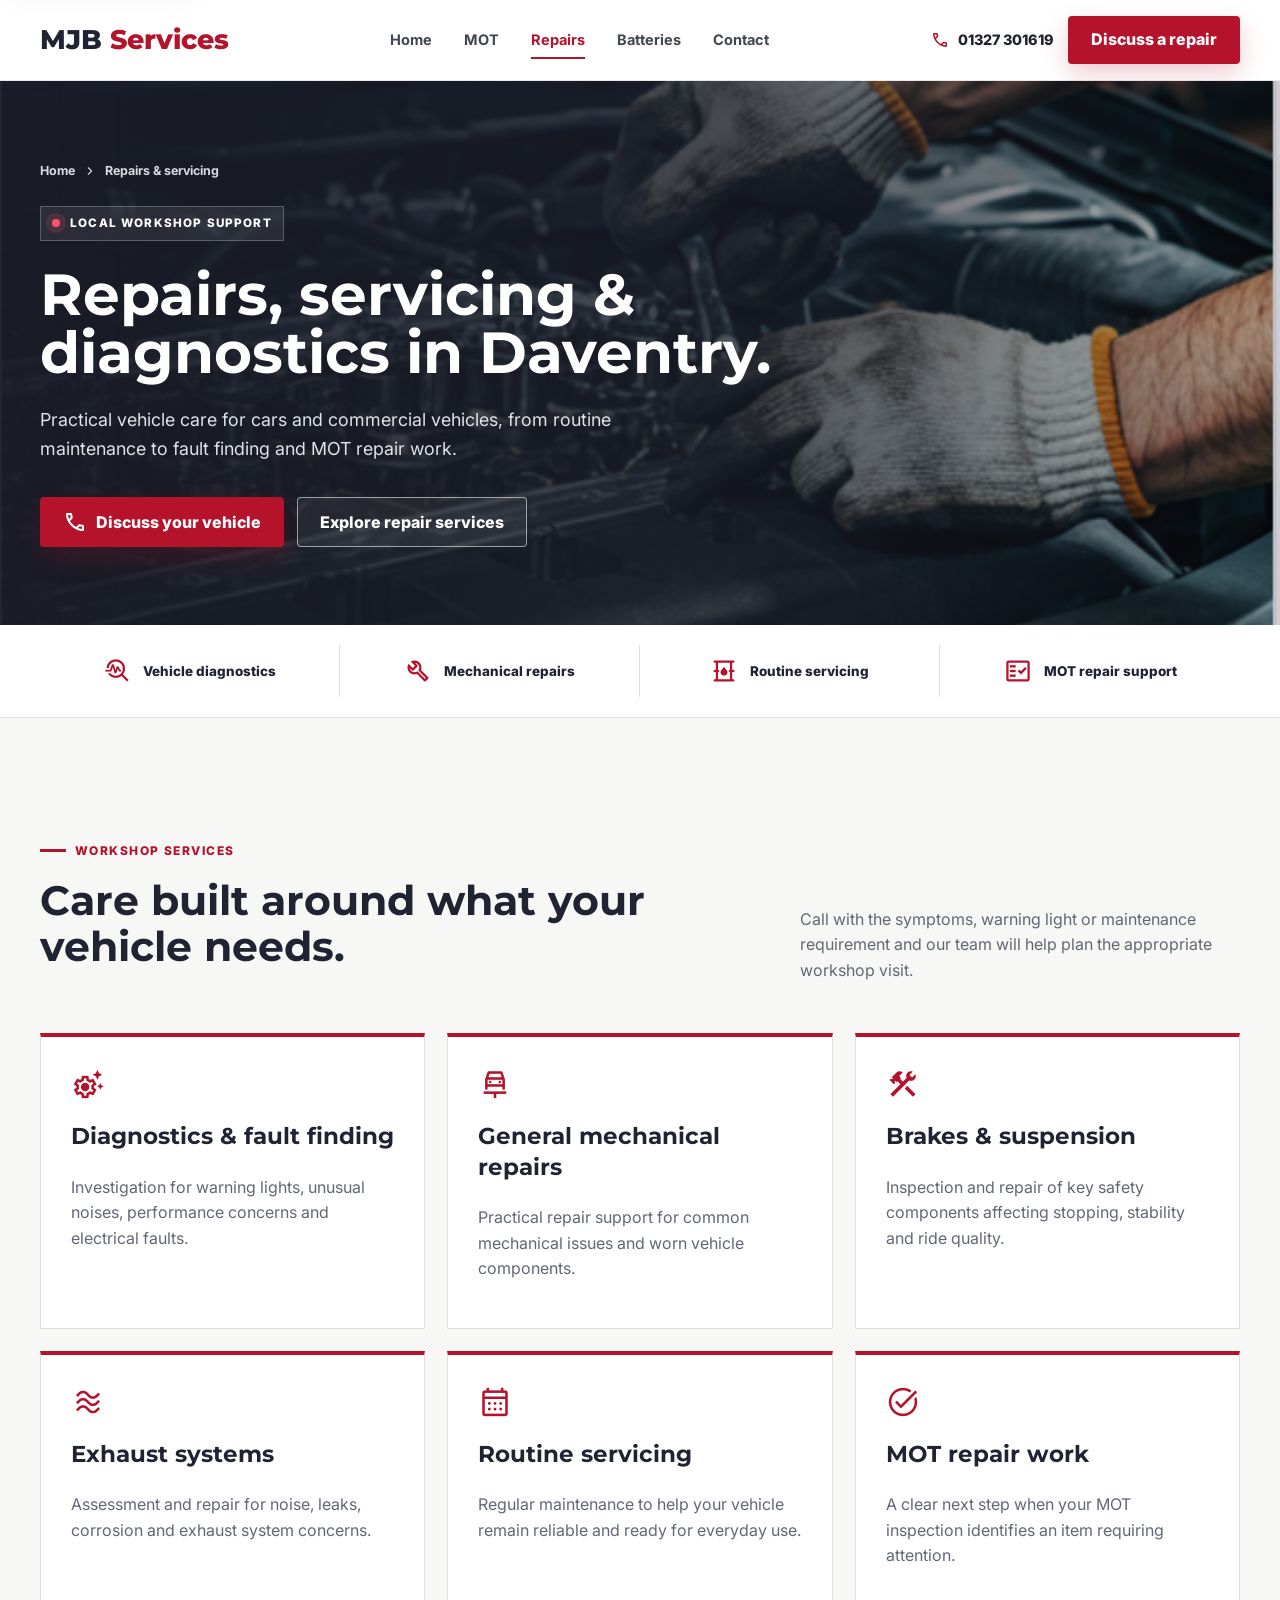
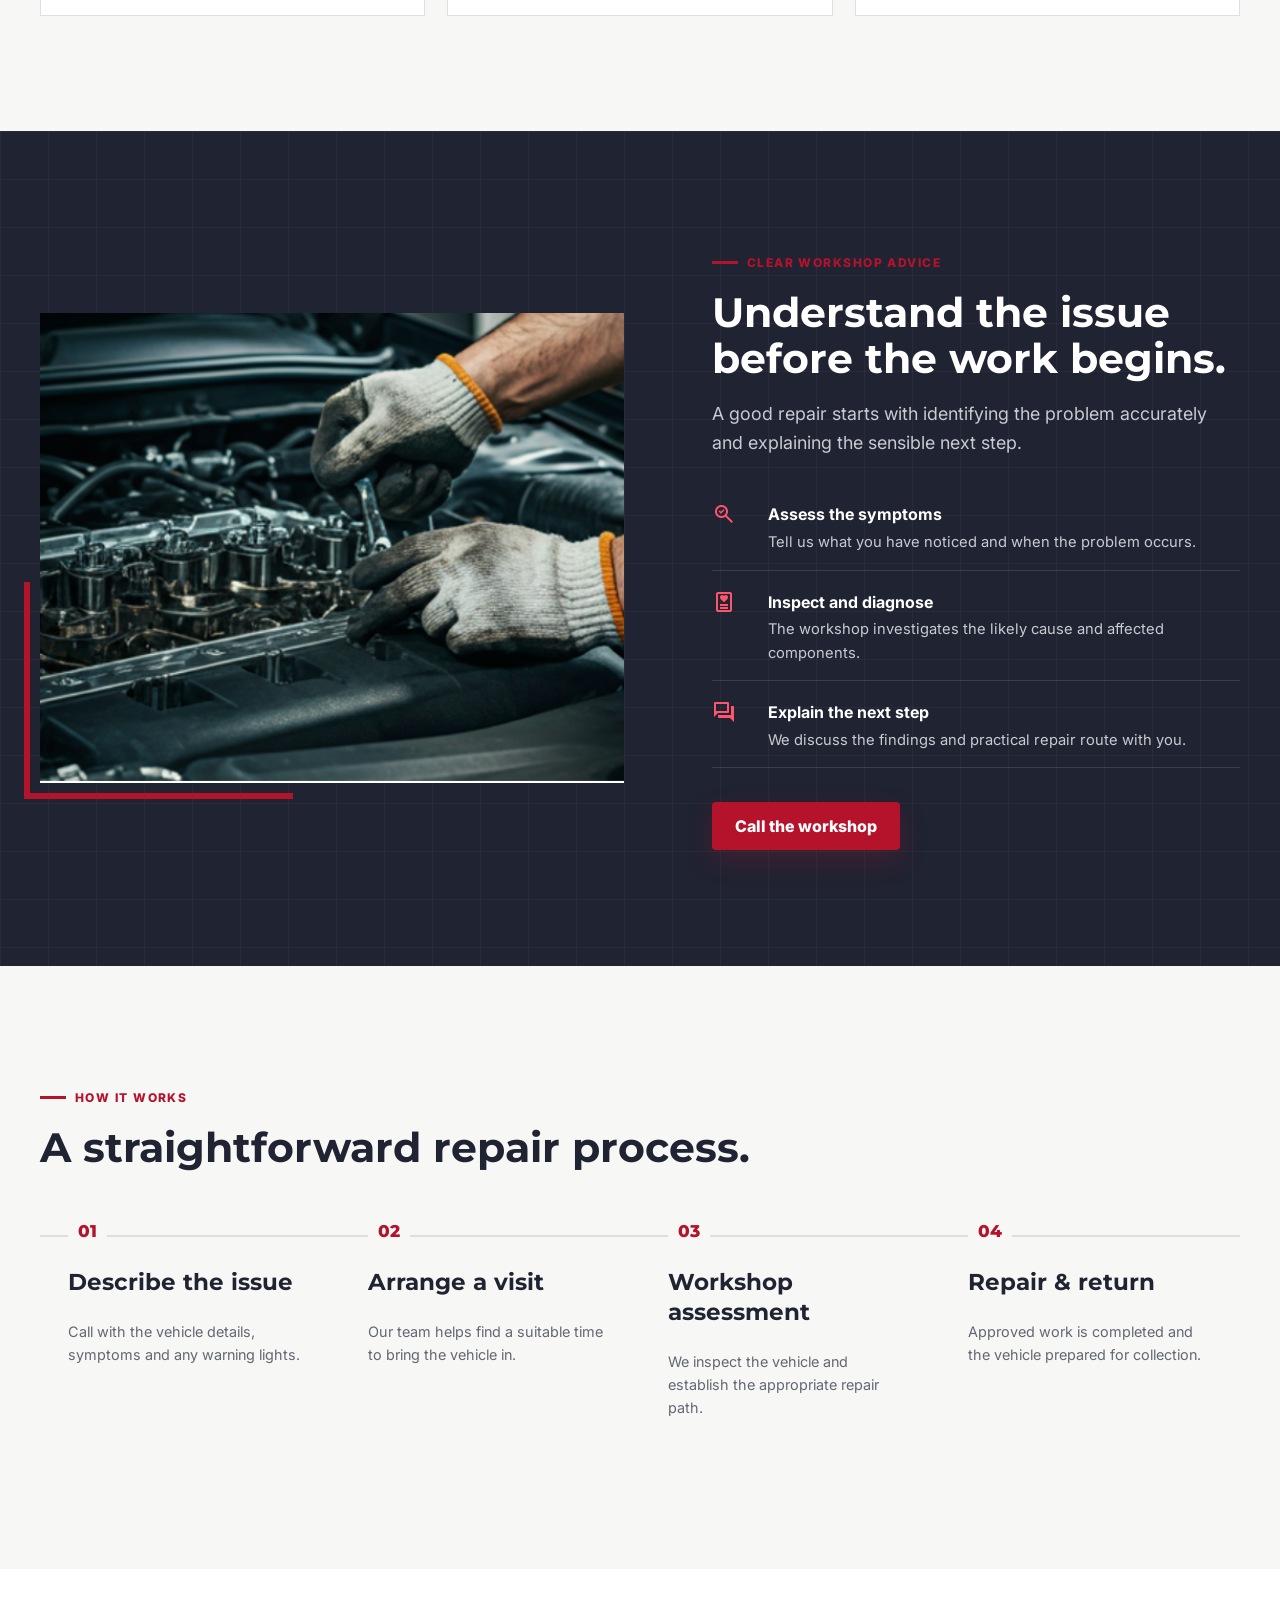
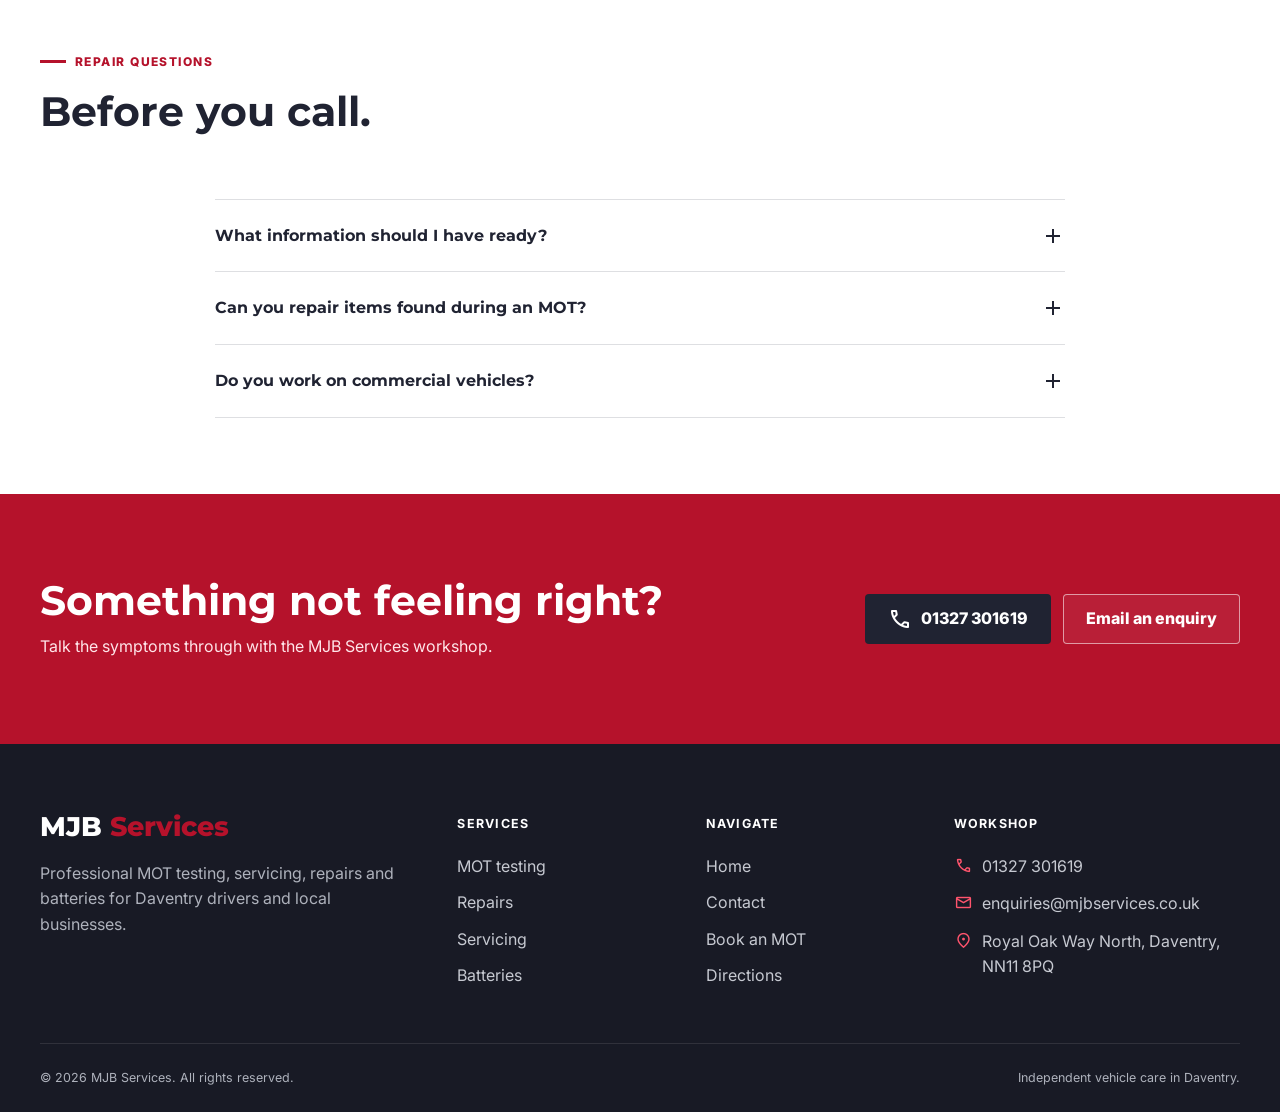
<file: repairs.html>
<!doctype html>
<html lang="en">
<head>
  <meta charset="utf-8"><meta name="viewport" content="width=device-width, initial-scale=1"><meta name="theme-color" content="#202332">
  <meta name="description" content="Vehicle repairs, servicing and diagnostics for cars and commercial vehicles at MJB Services in Daventry.">
  <title>Vehicle Repairs &amp; Servicing Daventry | MJB Services</title>
  <link rel="icon" href="assets/favicon.svg" type="image/svg+xml">
  <link rel="preconnect" href="https://fonts.googleapis.com"><link rel="preconnect" href="https://fonts.gstatic.com" crossorigin>
  <link href="https://fonts.googleapis.com/css2?family=Inter:wght@400;600;700;800&amp;family=Montserrat:wght@700;800&amp;display=swap" rel="stylesheet">
  <link href="https://fonts.googleapis.com/css2?family=Material+Symbols+Outlined:wght@400;600&amp;display=swap" rel="stylesheet">
  <link rel="stylesheet" href="styles.css?v=4"><script src="script.js?v=2" defer></script>
</head>
<body>
  <a class="skip-link" href="#main">Skip to main content</a>
  <header class="site-header"><div class="container nav-wrap">
    <a class="brand" href="index.html" aria-label="MJB Services home">MJB <span>Services</span></a>
    <nav class="desktop-nav" aria-label="Main navigation"><a href="index.html">Home</a><a href="mot.html">MOT</a><a href="repairs.html" aria-current="page">Repairs</a><a href="batteries.html">Batteries</a><a href="index.html#contact">Contact</a></nav>
    <div class="nav-actions"><a class="phone-link" href="tel:01327301619"><span class="material-symbols-outlined">call</span>01327 301619</a><a class="btn btn-primary" href="tel:01327301619">Discuss a repair</a><button class="menu-toggle" type="button" aria-label="Open navigation" aria-expanded="false" data-menu-toggle><span class="material-symbols-outlined">menu</span></button></div>
  </div></header>
  <div class="mobile-menu" data-mobile-menu><nav aria-label="Mobile navigation"><a href="index.html">Home</a><a href="mot.html">MOT testing</a><a href="repairs.html">Repairs &amp; servicing</a><a href="batteries.html">Batteries</a><a href="index.html#contact">Contact</a></nav><div class="mobile-contact"><a class="btn btn-primary" href="tel:01327301619">Discuss a repair</a><a class="btn btn-outline" href="mot.html#booking">Book an MOT</a></div></div>

  <main id="main">
    <section class="page-hero">
      <img src="assets/home-repairs.png" alt="Professional vehicle repairs at MJB Services">
      <div class="container"><div class="page-hero-copy">
        <nav class="breadcrumbs" aria-label="Breadcrumb"><a href="index.html">Home</a><span class="material-symbols-outlined">chevron_right</span><span>Repairs &amp; servicing</span></nav>
        <div class="hero-tag"><i></i>Local workshop support</div>
        <h1>Repairs, servicing &amp; diagnostics in Daventry.</h1>
        <p>Practical vehicle care for cars and commercial vehicles, from routine maintenance to fault finding and MOT repair work.</p>
        <div class="hero-actions"><a class="btn btn-primary" href="tel:01327301619"><span class="material-symbols-outlined">call</span>Discuss your vehicle</a><a class="btn btn-light" href="#repair-services">Explore repair services</a></div>
      </div></div>
    </section>

    <section class="trust-strip"><div class="container trust-grid"><div class="trust-item"><span class="material-symbols-outlined">troubleshoot</span><span>Vehicle diagnostics</span></div><div class="trust-item"><span class="material-symbols-outlined">build</span><span>Mechanical repairs</span></div><div class="trust-item"><span class="material-symbols-outlined">oil_barrel</span><span>Routine servicing</span></div><div class="trust-item"><span class="material-symbols-outlined">fact_check</span><span>MOT repair support</span></div></div></section>

    <section class="section" id="repair-services"><div class="container">
      <div class="section-head reveal"><div><span class="eyebrow">Workshop services</span><h2>Care built around what your vehicle needs.</h2></div><p>Call with the symptoms, warning light or maintenance requirement and our team will help plan the appropriate workshop visit.</p></div>
      <div class="benefit-grid">
        <article class="benefit reveal"><span class="material-symbols-outlined">settings_suggest</span><h3>Diagnostics &amp; fault finding</h3><p>Investigation for warning lights, unusual noises, performance concerns and electrical faults.</p></article>
        <article class="benefit reveal"><span class="material-symbols-outlined">car_repair</span><h3>General mechanical repairs</h3><p>Practical repair support for common mechanical issues and worn vehicle components.</p></article>
        <article class="benefit reveal"><span class="material-symbols-outlined">construction</span><h3>Brakes &amp; suspension</h3><p>Inspection and repair of key safety components affecting stopping, stability and ride quality.</p></article>
        <article class="benefit reveal"><span class="material-symbols-outlined">airwave</span><h3>Exhaust systems</h3><p>Assessment and repair for noise, leaks, corrosion and exhaust system concerns.</p></article>
        <article class="benefit reveal"><span class="material-symbols-outlined">calendar_month</span><h3>Routine servicing</h3><p>Regular maintenance to help your vehicle remain reliable and ready for everyday use.</p></article>
        <article class="benefit reveal"><span class="material-symbols-outlined">task_alt</span><h3>MOT repair work</h3><p>A clear next step when your MOT inspection identifies an item requiring attention.</p></article>
      </div>
    </div></section>

    <section class="section dark-band"><div class="container split">
      <div class="image-frame reveal"><img src="assets/home-repairs.png" alt="Technician carrying out repairs in the MJB Services workshop"></div>
      <div class="reveal"><span class="eyebrow">Clear workshop advice</span><h2>Understand the issue before the work begins.</h2><p class="lead">A good repair starts with identifying the problem accurately and explaining the sensible next step.</p><div class="feature-list"><div class="feature"><span class="material-symbols-outlined">search_check</span><div><strong>Assess the symptoms</strong><p>Tell us what you have noticed and when the problem occurs.</p></div></div><div class="feature"><span class="material-symbols-outlined">diagnosis</span><div><strong>Inspect and diagnose</strong><p>The workshop investigates the likely cause and affected components.</p></div></div><div class="feature"><span class="material-symbols-outlined">forum</span><div><strong>Explain the next step</strong><p>We discuss the findings and practical repair route with you.</p></div></div></div><a class="btn btn-primary" href="tel:01327301619">Call the workshop</a></div>
    </div></section>

    <section class="section"><div class="container"><div class="section-head reveal"><div><span class="eyebrow">How it works</span><h2>A straightforward repair process.</h2></div></div><div class="steps"><article class="step reveal"><h3>Describe the issue</h3><p>Call with the vehicle details, symptoms and any warning lights.</p></article><article class="step reveal"><h3>Arrange a visit</h3><p>Our team helps find a suitable time to bring the vehicle in.</p></article><article class="step reveal"><h3>Workshop assessment</h3><p>We inspect the vehicle and establish the appropriate repair path.</p></article><article class="step reveal"><h3>Repair &amp; return</h3><p>Approved work is completed and the vehicle prepared for collection.</p></article></div></div></section>

    <section class="section-sm" style="background:var(--white)"><div class="container"><div class="section-head reveal"><div><span class="eyebrow">Repair questions</span><h2>Before you call.</h2></div></div><div class="faq-list reveal">
      <div class="faq-item"><button class="faq-button" type="button" aria-expanded="false" aria-controls="repair-faq-1" data-faq-button><span>What information should I have ready?</span><span class="material-symbols-outlined">add</span></button><div class="faq-panel" id="repair-faq-1"><p>Your registration, vehicle make and model, and a short description of the symptoms will help the workshop understand what may be required.</p></div></div>
      <div class="faq-item"><button class="faq-button" type="button" aria-expanded="false" aria-controls="repair-faq-2" data-faq-button><span>Can you repair items found during an MOT?</span><span class="material-symbols-outlined">add</span></button><div class="faq-panel" id="repair-faq-2"><p>Yes. MJB Services provides MOT testing and repair support, so you can discuss any test findings with the same local team.</p></div></div>
      <div class="faq-item"><button class="faq-button" type="button" aria-expanded="false" aria-controls="repair-faq-3" data-faq-button><span>Do you work on commercial vehicles?</span><span class="material-symbols-outlined">add</span></button><div class="faq-panel" id="repair-faq-3"><p>The workshop supports cars and commercial vehicles. Call with the vehicle details so the team can confirm the appropriate service.</p></div></div>
    </div></div></section>

    <section class="cta-band"><div class="container cta-inner"><div><h2>Something not feeling right?</h2><p>Talk the symptoms through with the MJB Services workshop.</p></div><div class="cta-actions"><a class="btn btn-dark" href="tel:01327301619"><span class="material-symbols-outlined">call</span>01327 301619</a><a class="btn btn-light" href="mailto:enquiries@mjbservices.co.uk?subject=Vehicle%20repair%20enquiry">Email an enquiry</a></div></div></section>
  </main>

  <footer class="site-footer"><div class="container footer-grid"><div><a class="brand" href="index.html">MJB <span>Services</span></a><p>Professional MOT testing, servicing, repairs and batteries for Daventry drivers and local businesses.</p></div><div><h4>Services</h4><div class="footer-links"><a href="mot.html">MOT testing</a><a href="repairs.html">Repairs</a><a href="repairs.html">Servicing</a><a href="batteries.html">Batteries</a></div></div><div><h4>Navigate</h4><div class="footer-links"><a href="index.html">Home</a><a href="index.html#contact">Contact</a><a href="mot.html#booking">Book an MOT</a><a href="https://maps.google.com/?q=Royal+Oak+Way+North+Daventry+NN11+8PQ" target="_blank" rel="noopener">Directions</a></div></div><div><h4>Workshop</h4><div class="footer-contact"><a href="tel:01327301619"><span class="material-symbols-outlined">call</span>01327 301619</a><a href="mailto:enquiries@mjbservices.co.uk"><span class="material-symbols-outlined">mail</span>enquiries@mjbservices.co.uk</a><span><span class="material-symbols-outlined">location_on</span>Royal Oak Way North, Daventry, NN11 8PQ</span></div></div></div><div class="container footer-bottom"><p>&copy; <span data-year></span> MJB Services. All rights reserved.</p><p>Independent vehicle care in Daventry.</p></div></footer>
  <div class="mobile-bar"><a class="btn btn-outline" href="mot.html#booking">Book MOT</a><a class="btn btn-primary" href="tel:01327301619"><span class="material-symbols-outlined">call</span>Repair enquiry</a></div>
</body>
</html>
</file>
<file: styles.css>
:root {
  --red: #b5122b;
  --red-dark: #8d0d20;
  --ink: #202332;
  --ink-2: #303442;
  --paper: #f7f7f5;
  --white: #ffffff;
  --muted: #626773;
  --line: #dedfe2;
  --silver: #e9eaec;
  --blue: #176da8;
  --green: #277a55;
  --orange: #f28b24;
  --shadow-sm: 0 8px 24px rgba(25, 28, 39, .08);
  --shadow-lg: 0 24px 70px rgba(25, 28, 39, .16);
  --container: 1200px;
}

* { box-sizing: border-box; }
html { scroll-behavior: smooth; scroll-padding-top: 92px; }
body { margin: 0; background: var(--paper); color: var(--ink); font-family: Inter, Arial, sans-serif; line-height: 1.6; overflow-x: hidden; }
body.menu-open { overflow: hidden; }
img { display: block; width: 100%; }
a { color: inherit; text-decoration: none; }
button, input, select, textarea { font: inherit; }
button { cursor: pointer; }
button:focus-visible, a:focus-visible, input:focus-visible, select:focus-visible, textarea:focus-visible { outline: 3px solid var(--orange); outline-offset: 3px; }
h1, h2, h3, h4, p { margin-top: 0; }
h1, h2, h3, .brand { font-family: Montserrat, Arial, sans-serif; letter-spacing: 0; }
h1 { font-size: clamp(2.25rem, 5vw, 4.8rem); line-height: 1.02; margin-bottom: 24px; }
h2 { font-size: clamp(1.85rem, 3.2vw, 3.25rem); line-height: 1.12; margin-bottom: 18px; }
h3 { font-size: clamp(1.15rem, 2vw, 1.45rem); line-height: 1.3; }
p { color: var(--muted); }
.container { width: min(var(--container), calc(100% - 40px)); margin-inline: auto; }
.section { padding: clamp(72px, 9vw, 120px) 0; }
.section-sm { padding: clamp(48px, 6vw, 76px) 0; }
.eyebrow { display: inline-flex; align-items: center; gap: 9px; color: var(--red); font-size: .75rem; font-weight: 800; letter-spacing: .12em; text-transform: uppercase; margin-bottom: 18px; }
.eyebrow::before { content: ""; width: 26px; height: 3px; background: var(--red); }
.lead { font-size: clamp(1rem, 1.4vw, 1.2rem); max-width: 690px; }
.section-head { display: flex; align-items: end; justify-content: space-between; gap: 32px; margin-bottom: 46px; }
.section-head > div:first-child { max-width: 720px; }
.section-head p { max-width: 440px; margin-bottom: 4px; }

.site-header { position: sticky; top: 0; z-index: 100; background: rgba(255,255,255,.95); border-bottom: 1px solid rgba(32,35,50,.1); backdrop-filter: blur(14px); }
.nav-wrap { min-height: 80px; display: flex; align-items: center; justify-content: space-between; gap: 28px; }
.brand { color: var(--ink); font-size: clamp(1.25rem, 2.1vw, 1.75rem); font-weight: 800; line-height: 1; white-space: nowrap; }
.brand span { color: var(--red); }
.desktop-nav { display: flex; align-items: center; gap: clamp(18px, 2.5vw, 34px); }
.desktop-nav a { position: relative; color: #424651; font-size: .91rem; font-weight: 700; padding: 28px 0 26px; }
.desktop-nav a::after { content: ""; position: absolute; left: 0; right: 100%; bottom: 20px; height: 2px; background: var(--red); transition: right .25s ease; }
.desktop-nav a:hover::after, .desktop-nav a[aria-current="page"]::after { right: 0; }
.desktop-nav a[aria-current="page"] { color: var(--red); }
.nav-actions { display: flex; align-items: center; gap: 14px; }
.phone-link { display: flex; align-items: center; gap: 8px; color: var(--ink); font-weight: 800; font-size: .9rem; }
.phone-link .material-symbols-outlined { color: var(--red); font-size: 20px; }
.menu-toggle { display: none; width: 44px; height: 44px; padding: 0; border: 1px solid var(--line); background: var(--white); color: var(--ink); align-items: center; justify-content: center; }
.mobile-menu { display: none; position: fixed; inset: 80px 0 0; z-index: 99; background: var(--white); padding: 26px 20px 40px; }
.mobile-menu.is-open { display: block; }
.mobile-menu nav { display: grid; }
.mobile-menu nav a { padding: 18px 4px; border-bottom: 1px solid var(--line); font-family: Montserrat, Arial, sans-serif; font-size: 1.2rem; font-weight: 700; }
.mobile-menu .mobile-contact { margin-top: 26px; display: grid; gap: 12px; }

.btn { min-height: 48px; display: inline-flex; align-items: center; justify-content: center; gap: 9px; padding: 12px 22px; border: 1px solid transparent; border-radius: 4px; font-weight: 800; line-height: 1.2; transition: transform .2s ease, background .2s ease, box-shadow .2s ease; }
.btn:hover { transform: translateY(-2px); }
.btn-primary { background: var(--red); color: var(--white); box-shadow: 0 10px 26px rgba(181,18,43,.22); }
.btn-primary:hover { background: var(--red-dark); }
.btn-dark { background: var(--ink); color: var(--white); }
.btn-dark:hover { background: #10121b; }
.btn-light { border-color: rgba(255,255,255,.55); color: var(--white); background: rgba(255,255,255,.06); }
.btn-light:hover { background: var(--white); color: var(--ink); }
.btn-outline { border-color: var(--ink); color: var(--ink); background: transparent; }
.icon-btn { width: 48px; padding: 0; }

.hero { min-height: min(760px, calc(100svh - 80px)); position: relative; display: flex; align-items: center; color: var(--white); background: var(--ink); overflow: hidden; }
.hero-media { position: absolute; inset: 0; }
.hero-media img { height: 100%; object-fit: cover; object-position: center 58%; }
.hero-media::after { content: ""; position: absolute; inset: 0; background: linear-gradient(90deg, rgba(25,27,39,.96) 0%, rgba(25,27,39,.84) 48%, rgba(25,27,39,.22) 100%); }
.hero-content { position: relative; z-index: 2; width: min(720px, 66%); padding: 90px 0 110px; }
.hero h1 { color: var(--white); }
.hero h1 span { color: #ff546d; }
.hero p { color: #e0e2e8; font-size: clamp(1rem, 1.5vw, 1.2rem); max-width: 620px; }
.hero-actions { display: flex; flex-wrap: wrap; gap: 13px; margin-top: 34px; }
.hero-proof { display: flex; flex-wrap: wrap; gap: 28px; margin-top: 48px; }
.proof-item { display: flex; align-items: center; gap: 10px; color: #eef0f4; font-size: .86rem; font-weight: 700; }
.proof-item .material-symbols-outlined { color: #ff546d; }
.hero-tag { display: inline-flex; align-items: center; gap: 10px; padding: 7px 11px; border: 1px solid rgba(255,255,255,.24); background: rgba(255,255,255,.08); color: var(--white); font-size: .73rem; font-weight: 800; letter-spacing: .1em; text-transform: uppercase; margin-bottom: 24px; }
.hero-tag i { width: 8px; height: 8px; background: #ff546d; border-radius: 50%; box-shadow: 0 0 0 6px rgba(255,84,109,.15); }
.hero-rail { position: absolute; z-index: 3; right: 0; bottom: 0; background: var(--white); color: var(--ink); display: grid; grid-template-columns: repeat(3, minmax(150px, 1fr)); width: min(660px, 52%); }
.hero-rail div { padding: 18px 24px; border-left: 1px solid var(--line); }
.hero-rail strong { display: block; font-family: Montserrat, Arial, sans-serif; font-size: 1.2rem; }
.hero-rail span { color: var(--muted); font-size: .76rem; font-weight: 700; }

.trust-strip { background: var(--white); border-bottom: 1px solid var(--line); }
.trust-grid { min-height: 92px; display: grid; grid-template-columns: repeat(4, 1fr); align-items: center; }
.trust-item { min-height: 52px; padding: 0 20px; display: flex; align-items: center; justify-content: center; gap: 12px; border-right: 1px solid var(--line); color: var(--ink); font-size: .84rem; font-weight: 800; text-align: left; }
.trust-item:last-child { border-right: 0; }
.trust-item .material-symbols-outlined { color: var(--red); font-size: 28px; }

.cards-3 { display: grid; grid-template-columns: repeat(3, 1fr); gap: 22px; }
.service-card { background: var(--white); border: 1px solid var(--line); transition: transform .3s ease, box-shadow .3s ease, border-color .3s ease; }
.service-card:hover { transform: translateY(-7px); box-shadow: var(--shadow-lg); border-color: transparent; }
.service-card-media { aspect-ratio: 16/9; overflow: hidden; background: var(--silver); }
.service-card-media img { height: 100%; object-fit: cover; transition: transform .5s ease; }
.service-card:hover img { transform: scale(1.045); }
.service-card-body { padding: 28px; }
.service-card-icon { width: 46px; height: 46px; display: grid; place-items: center; color: var(--white); background: var(--red); margin: -50px 0 22px; position: relative; box-shadow: 0 10px 24px rgba(181,18,43,.2); }
.service-card p { min-height: 76px; }
.text-link { display: inline-flex; align-items: center; gap: 7px; color: var(--red); font-weight: 800; }
.text-link span { transition: transform .2s ease; }
.text-link:hover span { transform: translateX(4px); }

.dark-band { background: var(--ink); color: var(--white); position: relative; overflow: hidden; }
.dark-band::before { content: ""; position: absolute; inset: 0; background-image: linear-gradient(rgba(255,255,255,.035) 1px, transparent 1px), linear-gradient(90deg, rgba(255,255,255,.035) 1px, transparent 1px); background-size: 48px 48px; }
.dark-band .container { position: relative; }
.dark-band h2, .dark-band h3 { color: var(--white); }
.dark-band p { color: #c8cbd2; }
.split { display: grid; grid-template-columns: 1.05fr .95fr; gap: clamp(42px, 7vw, 88px); align-items: center; }
.image-frame { position: relative; min-height: 470px; }
.image-frame img { height: 100%; min-height: 470px; object-fit: cover; }
.image-frame::before { content: ""; position: absolute; left: -16px; bottom: -16px; width: 45%; height: 45%; border-left: 6px solid var(--red); border-bottom: 6px solid var(--red); z-index: 2; pointer-events: none; }
.feature-list { display: grid; gap: 4px; margin: 30px 0 34px; }
.feature { display: grid; grid-template-columns: 42px 1fr; gap: 14px; padding: 15px 0; border-bottom: 1px solid rgba(255,255,255,.12); }
.feature .material-symbols-outlined { color: #ff546d; }
.feature strong { display: block; margin-bottom: 3px; }
.feature p { margin: 0; font-size: .92rem; }

.steps { display: grid; grid-template-columns: repeat(4, 1fr); counter-reset: process; }
.step { position: relative; padding: 30px 28px 20px; border-top: 2px solid var(--line); counter-increment: process; }
.step::before { content: "0" counter(process); position: absolute; top: -19px; left: 28px; background: var(--paper); padding: 0 10px; color: var(--red); font-family: Montserrat, Arial, sans-serif; font-size: 1.05rem; font-weight: 800; }
.step p { font-size: .9rem; }

.contact-band { display: grid; grid-template-columns: .9fr 1.1fr; background: var(--white); box-shadow: var(--shadow-lg); }
.contact-copy { padding: clamp(34px, 6vw, 70px); }
.contact-details { display: grid; gap: 20px; margin: 30px 0; }
.contact-row { display: grid; grid-template-columns: 42px 1fr; gap: 12px; }
.contact-row .material-symbols-outlined { color: var(--red); }
.contact-row strong { display: block; }
.contact-row p, .contact-row a { margin: 0; color: var(--muted); }
.map-wrap { position: relative; min-height: 520px; overflow: hidden; background: var(--silver); }
.map-wrap img { height: 100%; object-fit: cover; }
.map-action { position: absolute; left: 24px; bottom: 24px; }

.page-hero { min-height: 520px; position: relative; display: flex; align-items: end; color: var(--white); background: var(--ink); overflow: hidden; }
.page-hero img { position: absolute; inset: 0; height: 100%; object-fit: cover; }
.page-hero::after { content: ""; position: absolute; inset: 0; background: linear-gradient(90deg, rgba(26,28,40,.96), rgba(26,28,40,.76) 55%, rgba(26,28,40,.2)); }
.page-hero .container { position: relative; z-index: 2; padding-top: 80px; padding-bottom: 78px; }
.page-hero-copy { max-width: 760px; }
.page-hero h1 { font-size: clamp(2.3rem, 4.5vw, 4.25rem); }
.page-hero p { color: #e0e2e8; font-size: 1.12rem; max-width: 650px; }
.breadcrumbs { display: flex; align-items: center; gap: 7px; margin-bottom: 25px; color: #d8dbe1; font-size: .78rem; font-weight: 700; }
.breadcrumbs .material-symbols-outlined { font-size: 16px; }

.bento { display: grid; grid-template-columns: repeat(12, 1fr); gap: 22px; }
.bento-main { grid-column: span 8; min-height: 470px; position: relative; overflow: hidden; }
.bento-main img { height: 100%; object-fit: cover; }
.bento-main::after { content: ""; position: absolute; inset: 35% 0 0; background: linear-gradient(transparent, rgba(25,27,39,.94)); }
.bento-overlay { position: absolute; z-index: 2; left: 34px; right: 34px; bottom: 30px; color: var(--white); }
.bento-overlay p { color: #e1e3e8; max-width: 560px; }
.info-card { grid-column: span 4; padding: 32px; background: var(--white); border: 1px solid var(--line); transition: transform .25s ease, box-shadow .25s ease, border-color .25s ease; }
.info-card:hover { transform: translateY(-5px); border-color: transparent; box-shadow: var(--shadow-sm); }
.info-card.dark { background: var(--ink); color: var(--white); border-color: var(--ink); }
.info-card.dark p { color: #c9ccd4; }
.info-icon { width: 50px; height: 50px; display: grid; place-items: center; background: #f9e6e9; color: var(--red); margin-bottom: 28px; }
.dark .info-icon { background: var(--red); color: var(--white); }
.checks { list-style: none; padding: 0; margin: 24px 0 0; display: grid; gap: 10px; }
.checks li { display: flex; align-items: center; gap: 9px; color: var(--green); font-size: .8rem; font-weight: 800; text-transform: uppercase; }
.dark .checks li { color: #77d4aa; }
.checks .material-symbols-outlined { font-size: 19px; }

.booking-grid { display: grid; grid-template-columns: .8fr 1.2fr; gap: clamp(40px, 7vw, 90px); align-items: start; }
.booking-card { background: var(--white); padding: clamp(26px, 4vw, 44px); border: 1px solid var(--line); box-shadow: var(--shadow-sm); }
.form-grid { display: grid; grid-template-columns: repeat(2, 1fr); gap: 20px; }
.field.full { grid-column: 1 / -1; }
.field label { display: block; color: var(--ink); font-size: .82rem; font-weight: 800; margin-bottom: 7px; }
.field input, .field select, .field textarea { width: 100%; min-height: 52px; border: 1px solid #c8cbd0; border-radius: 3px; background: var(--white); padding: 12px 14px; color: var(--ink); outline: none; }
.field textarea { min-height: 100px; resize: vertical; }
.field input:focus, .field select:focus, .field textarea:focus { border-color: var(--red); box-shadow: 0 0 0 3px rgba(181,18,43,.12); }
.form-note { font-size: .78rem; margin: 14px 0 0; }
.form-status { display: none; padding: 12px 14px; margin-bottom: 18px; background: #e7f4ed; color: #165b3d; border-left: 3px solid var(--green); font-weight: 700; }
.form-status.show { display: block; }

.product-showcase { display: grid; grid-template-columns: 1fr 1fr; background: var(--white); border: 1px solid var(--line); }
.product-copy { padding: clamp(34px, 6vw, 72px); display: flex; flex-direction: column; justify-content: center; }
.product-visual { min-height: 500px; background: #eceef0; display: grid; place-items: center; padding: 12%; position: relative; }
.product-visual img { max-width: 430px; filter: drop-shadow(0 28px 26px rgba(22,24,32,.22)); }
.product-badge { position: absolute; right: 22px; top: 22px; background: var(--blue); color: var(--white); padding: 9px 13px; font-size: .75rem; font-weight: 800; }
.benefit-grid { display: grid; grid-template-columns: repeat(3, 1fr); gap: 22px; }
.benefit { position: relative; padding: 30px; background: var(--white); border: 1px solid var(--line); border-top: 4px solid var(--red); transition: transform .25s ease, box-shadow .25s ease, border-color .25s ease; }
.benefit::after { content: ""; position: absolute; left: 30px; right: calc(100% - 30px); bottom: -1px; height: 3px; background: var(--red); transition: right .3s ease; }
.benefit:hover { transform: translateY(-5px); border-color: transparent; border-top-color: var(--red); box-shadow: var(--shadow-sm); }
.benefit:hover::after { right: 30px; }
.benefit .material-symbols-outlined { color: var(--red); font-size: 34px; margin-bottom: 20px; }
.faq-list { max-width: 850px; margin: 40px auto 0; border-top: 1px solid var(--line); }
.faq-item { border-bottom: 1px solid var(--line); }
.faq-button { width: 100%; display: flex; align-items: center; justify-content: space-between; gap: 20px; padding: 23px 0; border: 0; background: transparent; text-align: left; color: var(--ink); font-family: Montserrat, Arial, sans-serif; font-weight: 700; }
.faq-button span:last-child { transition: transform .2s ease; }
.faq-button[aria-expanded="true"] span:last-child { transform: rotate(45deg); }
.faq-panel { display: none; padding: 0 42px 22px 0; }
.faq-panel.open { display: block; }
.faq-panel p { margin: 0; }

.cta-band { background: var(--red); color: var(--white); }
.cta-inner { min-height: 250px; display: flex; align-items: center; justify-content: space-between; gap: 40px; }
.cta-inner h2 { color: var(--white); margin-bottom: 10px; }
.cta-inner p { color: #ffe5e9; margin: 0; }
.cta-actions { display: flex; gap: 12px; flex-shrink: 0; }

.site-footer { background: #181a25; color: #c6c9d1; padding-bottom: 0; }
.footer-grid { display: grid; grid-template-columns: 1.45fr .8fr .8fr 1.1fr; gap: 40px; padding: 70px 0 54px; }
.site-footer .brand { color: var(--white); display: inline-block; margin-bottom: 20px; }
.site-footer p { color: #aeb2bc; max-width: 360px; }
.site-footer h4 { color: var(--white); font-size: .78rem; letter-spacing: .1em; text-transform: uppercase; margin-bottom: 20px; }
.footer-links { display: grid; gap: 11px; }
.footer-links a:hover { color: var(--white); }
.footer-contact { display: grid; gap: 12px; }
.footer-contact a, .footer-contact span { display: flex; gap: 9px; align-items: flex-start; }
.footer-contact .material-symbols-outlined { color: #ff546d; font-size: 19px; margin-top: 2px; }
.footer-bottom { border-top: 1px solid rgba(255,255,255,.1); padding: 24px 0; display: flex; justify-content: space-between; gap: 20px; font-size: .78rem; }
.footer-bottom p { margin: 0; }
.mobile-bar { display: none; }

/* Home page motion and finish */
.home-page .hero-media img { animation: homeHeroDrift 16s ease-in-out infinite alternate; transform-origin: 65% 55%; }
.home-page .hero-tech-grid { position: absolute; z-index: 1; inset: 0; opacity: .23; pointer-events: none; background-image: linear-gradient(rgba(255,255,255,.055) 1px, transparent 1px), linear-gradient(90deg, rgba(255,255,255,.055) 1px, transparent 1px); background-size: 56px 56px; animation: homeGridMove 18s linear infinite; mask-image: linear-gradient(90deg, black, transparent 78%); }
.home-page .hero-scan { position: absolute; z-index: 1; top: 0; bottom: 0; left: -12%; width: 1px; pointer-events: none; background: linear-gradient(transparent 8%, rgba(255,84,109,.75) 45%, transparent 92%); box-shadow: 0 0 20px rgba(255,84,109,.25); animation: homeScan 9s ease-in-out infinite; }
.home-page .hero-tag { opacity: 0; animation: homeEnter .45s .05s ease-out forwards; }
.home-page .hero-tag i { animation: homePulse 2.2s ease-out infinite; }
.home-page .hero-line { display: block; color: var(--white); opacity: 0; transform: translateY(30px); animation: homeEnter .58s .1s cubic-bezier(.2,.75,.25,1) forwards; }
.home-page .hero-line-accent { color: #ff546d; animation-delay: .18s; }
.home-page .hero-content > p { opacity: 0; transform: translateY(20px); animation: homeEnter .5s .24s ease-out forwards; }
.home-page .hero-actions { opacity: 0; transform: translateY(18px); animation: homeEnter .5s .32s ease-out forwards; }
.home-page .hero-proof { opacity: 0; transform: translateY(15px); animation: homeEnter .5s .4s ease-out forwards; }
.home-page .hero-rail { transform: translateY(100%); animation: homeRailIn .58s .4s cubic-bezier(.2,.8,.25,1) forwards; }
.home-page .hero-rail div { transition: background .25s ease, color .25s ease; }
.home-page .hero-rail div:hover { background: var(--ink); color: var(--white); }
.home-page .hero-rail div:hover span { color: #d8dbe2; }
.home-page .hero-capabilities { position: absolute; z-index: 3; top: 50%; right: max(42px, calc((100vw - var(--container)) / 2)); width: 318px; color: var(--white); background: rgba(24,26,38,.72); border: 1px solid rgba(255,255,255,.18); border-top: 3px solid var(--red); box-shadow: 0 24px 70px rgba(10,12,20,.28); backdrop-filter: blur(12px); opacity: 0; transform: translate(34px, -54%); animation: homePanelIn .65s .38s cubic-bezier(.2,.8,.25,1) forwards; }
.home-page .capability-heading { padding: 22px 24px 18px; border-bottom: 1px solid rgba(255,255,255,.12); }
.home-page .capability-heading span { display: block; color: #ff687e; font-size: .66rem; font-weight: 800; letter-spacing: .12em; text-transform: uppercase; margin-bottom: 5px; }
.home-page .capability-heading strong { font-family: Montserrat, Arial, sans-serif; font-size: 1.06rem; }
.home-page .capability-row { min-height: 76px; display: grid; grid-template-columns: 24px 30px 1fr 22px; align-items: center; gap: 10px; padding: 12px 18px; border-bottom: 1px solid rgba(255,255,255,.1); transition: background .25s ease, padding-left .25s ease; }
.home-page .capability-row:hover { background: rgba(255,255,255,.08); padding-left: 23px; }
.home-page .capability-number { color: #8f939e; font-size: .65rem; font-weight: 800; }
.home-page .capability-row > .material-symbols-outlined { color: #ff546d; font-size: 23px; }
.home-page .capability-row strong, .home-page .capability-row small { display: block; }
.home-page .capability-row strong { font-size: .84rem; line-height: 1.3; }
.home-page .capability-row small { color: #bfc2ca; font-size: .69rem; margin-top: 2px; }
.home-page .capability-row .capability-arrow { color: #aeb1bb; font-size: 18px; transition: transform .2s ease, color .2s ease; }
.home-page .capability-row:hover .capability-arrow { color: var(--white); transform: translateX(3px); }
.home-page .capability-call { display: flex; align-items: center; gap: 12px; padding: 17px 22px; background: var(--red); transition: background .2s ease; }
.home-page .capability-call:hover { background: var(--red-dark); }
.home-page .capability-call > .material-symbols-outlined { font-size: 23px; }
.home-page .capability-call small, .home-page .capability-call strong { display: block; line-height: 1.3; }
.home-page .capability-call small { color: #ffe2e7; font-size: .67rem; }
.home-page .capability-call strong { font-size: .92rem; }
.home-page .scroll-cue { position: absolute; z-index: 4; left: 50%; bottom: 24px; width: 42px; height: 42px; display: grid; place-items: center; border: 1px solid rgba(255,255,255,.35); color: var(--white); transform: translateX(-50%); transition: background .2s ease, color .2s ease; animation: homeCue 2.2s 1.2s ease-in-out infinite; }
.home-page .scroll-cue:hover { background: var(--white); color: var(--ink); }
.home-page .trust-item { transition: background .25s ease, transform .25s ease; }
.home-page .trust-item:hover { background: #f4f4f2; transform: translateY(-3px); }
.home-page .service-card:nth-child(2) { transition-delay: .08s; }
.home-page .service-card:nth-child(3) { transition-delay: .16s; }
.home-page .service-card-icon .material-symbols-outlined { transition: transform .35s cubic-bezier(.2,.8,.25,1); }
.home-page .service-card:hover .service-card-icon .material-symbols-outlined { transform: rotate(-8deg) scale(1.14); }
.home-page .step::before { transition: color .2s ease, transform .2s ease; }
.home-page .step:hover::before { color: var(--orange); transform: translateY(-3px); }
.home-page .btn-primary { position: relative; overflow: hidden; }
.home-page .btn-primary::after { content: ""; position: absolute; inset: -80% auto -80% -45%; width: 28%; background: rgba(255,255,255,.26); transform: rotate(18deg); transition: left .55s ease; }
.home-page .btn-primary:hover::after { left: 120%; }

@keyframes homeEnter { to { opacity: 1; transform: translateY(0); } }
@keyframes homeHeroDrift { from { transform: scale(1.01); } to { transform: scale(1.065) translate3d(-.5%, -.4%, 0); } }
@keyframes homeGridMove { to { background-position: 56px 56px; } }
@keyframes homeScan { 0%, 12% { left: -12%; opacity: 0; } 25% { opacity: .7; } 72% { opacity: .45; } 88%, 100% { left: 104%; opacity: 0; } }
@keyframes homePulse { 0% { box-shadow: 0 0 0 0 rgba(255,84,109,.45); } 70%, 100% { box-shadow: 0 0 0 10px rgba(255,84,109,0); } }
@keyframes homeRailIn { to { transform: translateY(0); } }
@keyframes homePanelIn { to { opacity: 1; transform: translate(0, -54%); } }
@keyframes homeCue { 0%, 100% { transform: translate(-50%, 0); } 50% { transform: translate(-50%, 7px); } }

/* Shared subpage hero language */
.page-hero::before { content: ""; position: absolute; z-index: 1; inset: 0; opacity: .18; pointer-events: none; background-image: linear-gradient(rgba(255,255,255,.05) 1px, transparent 1px), linear-gradient(90deg, rgba(255,255,255,.05) 1px, transparent 1px); background-size: 56px 56px; animation: homeGridMove 18s linear infinite; mask-image: linear-gradient(90deg, black, transparent 82%); }
.page-hero > img { animation: subpageHeroDrift 16s ease-in-out infinite alternate; transform-origin: 65% 55%; }
.page-hero .breadcrumbs { opacity: 0; animation: homeEnter .4s .04s ease-out forwards; }
.page-hero .hero-tag { opacity: 0; animation: homeEnter .45s .09s ease-out forwards; }
.page-hero h1 { opacity: 0; transform: translateY(26px); animation: homeEnter .58s .16s cubic-bezier(.2,.75,.25,1) forwards; }
.page-hero .page-hero-copy > p { opacity: 0; transform: translateY(18px); animation: homeEnter .5s .24s ease-out forwards; }
.page-hero .hero-actions { opacity: 0; transform: translateY(16px); animation: homeEnter .5s .32s ease-out forwards; }
@keyframes subpageHeroDrift { from { transform: scale(1.01); } to { transform: scale(1.055) translate3d(-.4%, -.3%, 0); } }

.reveal { opacity: 0; transform: translateY(20px); transition: opacity .65s ease, transform .65s ease; }
.reveal.visible { opacity: 1; transform: none; }
.skip-link { position: fixed; left: 10px; top: -60px; z-index: 999; background: var(--white); padding: 10px 16px; box-shadow: var(--shadow-sm); }
.skip-link:focus { top: 10px; }

@media (max-width: 980px) {
  .desktop-nav, .phone-link { display: none; }
  .menu-toggle { display: inline-flex; }
  .hero-content { width: 82%; }
  .home-page .hero-capabilities { display: none; }
  .hero-rail { width: 64%; }
  .cards-3 { grid-template-columns: repeat(2, 1fr); }
  .cards-3 .service-card:last-child { grid-column: 1 / -1; display: grid; grid-template-columns: .8fr 1.2fr; }
  .cards-3 .service-card:last-child .service-card-media { aspect-ratio: auto; }
  .split { grid-template-columns: 1fr; }
  .image-frame { min-height: 420px; }
  .steps { grid-template-columns: repeat(2, 1fr); gap: 30px 0; }
  .contact-band { grid-template-columns: 1fr; }
  .map-wrap { min-height: 380px; }
  .bento-main { grid-column: 1 / -1; }
  .info-card { grid-column: span 6; }
  .bento > .info-card:last-child { grid-column: 1 / -1 !important; }
  .booking-grid { grid-template-columns: 1fr; }
  .product-showcase { grid-template-columns: 1fr; }
  .product-visual { min-height: 390px; }
  .benefit-grid { grid-template-columns: repeat(2, 1fr); }
  .benefit-grid > :last-child:nth-child(odd) { grid-column: 1 / -1; }
  .footer-grid { grid-template-columns: 1.4fr 1fr 1fr; }
  .footer-grid > div:last-child { grid-column: 1 / -1; }
}

@media (max-width: 1120px) {
  .home-page .hero-capabilities { display: none; }
  .hero-rail { width: 100%; grid-template-columns: repeat(3, 1fr); }
  .hero-rail div { padding: 16px clamp(20px, 4vw, 44px); }
}

@media (max-width: 720px) {
  body { padding-bottom: 68px; }
  .container { width: min(100% - 32px, var(--container)); }
  .nav-wrap { min-height: 72px; }
  .nav-actions .btn { display: none; }
  .mobile-menu { inset: 72px 0 0; }
  .section-head { display: block; }
  .hero { min-height: calc(100svh - 72px); align-items: end; }
  .hero-media img { object-position: 63% center; }
  .hero-media::after { background: linear-gradient(180deg, rgba(25,27,39,.25), rgba(25,27,39,.93) 52%, rgba(25,27,39,1)); }
  .hero-content { width: 100%; padding: 110px 0 120px; }
  .hero h1 { font-size: clamp(2.35rem, 12vw, 3.35rem); }
  .hero-proof { gap: 15px 24px; margin-top: 34px; }
  .hero-rail { display: none; }
  .home-page .scroll-cue { display: none; }
  .hero-actions, .cta-actions { flex-direction: column; align-items: stretch; }
  .hero-actions .btn, .cta-actions .btn { width: 100%; }
  .trust-grid { grid-template-columns: repeat(2, 1fr); padding: 12px 0; }
  .trust-item { min-height: 66px; padding: 8px 12px; justify-content: flex-start; border-bottom: 1px solid var(--line); }
  .trust-item:nth-child(2) { border-right: 0; }
  .trust-item:nth-child(n+3) { border-bottom: 0; }
  .cards-3 { grid-template-columns: 1fr; }
  .cards-3 .service-card:last-child { grid-column: auto; display: block; }
  .cards-3 .service-card:last-child .service-card-media { aspect-ratio: 16/9; }
  .service-card p { min-height: 0; }
  .steps { grid-template-columns: 1fr; }
  .image-frame, .image-frame img { min-height: 350px; }
  .contact-copy { padding: 34px 24px; }
  .page-hero { min-height: 560px; }
  .page-hero::after { background: linear-gradient(180deg, rgba(25,27,39,.35), rgba(25,27,39,.94) 58%); }
  .page-hero .container { padding-top: 100px; padding-bottom: 58px; }
  .bento-main { min-height: 410px; }
  .bento-overlay { left: 22px; right: 22px; bottom: 18px; }
  .info-card { grid-column: 1 / -1; }
  .form-grid { grid-template-columns: 1fr; }
  .field.full { grid-column: auto; }
  .product-visual { min-height: 320px; padding: 15%; }
  .benefit-grid { grid-template-columns: 1fr; }
  .benefit-grid > :last-child:nth-child(odd) { grid-column: auto; }
  .cta-inner { min-height: 330px; flex-direction: column; align-items: stretch; justify-content: center; }
  .footer-grid { grid-template-columns: 1fr 1fr; padding: 54px 0 36px; }
  .footer-grid > div:first-child, .footer-grid > div:last-child { grid-column: 1 / -1; }
  .footer-bottom { flex-direction: column; }
  .mobile-bar { position: fixed; z-index: 90; left: 0; right: 0; bottom: 0; min-height: 68px; padding: 10px 16px max(10px, env(safe-area-inset-bottom)); display: grid; grid-template-columns: 1fr 1.45fr; gap: 10px; background: var(--white); border-top: 1px solid var(--line); box-shadow: 0 -8px 24px rgba(25,28,39,.12); }
  .mobile-bar .btn { min-height: 46px; padding: 9px 12px; font-size: .85rem; }
}

@media (max-width: 390px) {
  .container { width: min(100% - 24px, var(--container)); }
  .brand { font-size: 1.15rem; }
  .hero h1 { font-size: 2.28rem; }
  .hero-proof { display: grid; }
  .footer-grid { grid-template-columns: 1fr; }
  .footer-grid > * { grid-column: auto !important; }
}

@media (prefers-reduced-motion: reduce) {
  html { scroll-behavior: auto; }
  *, *::before, *::after { animation: none !important; transition-duration: .01ms !important; }
  .reveal { opacity: 1; transform: none; }
  .home-page .hero-tag, .home-page .hero-line, .home-page .hero-content > p, .home-page .hero-actions, .home-page .hero-proof { opacity: 1; transform: none; }
  .home-page .hero-rail { transform: none; }
  .home-page .hero-capabilities { opacity: 1; transform: translateY(-54%); }
  .page-hero .breadcrumbs, .page-hero .hero-tag, .page-hero h1, .page-hero .page-hero-copy > p, .page-hero .hero-actions { opacity: 1; transform: none; }
}
</file>
